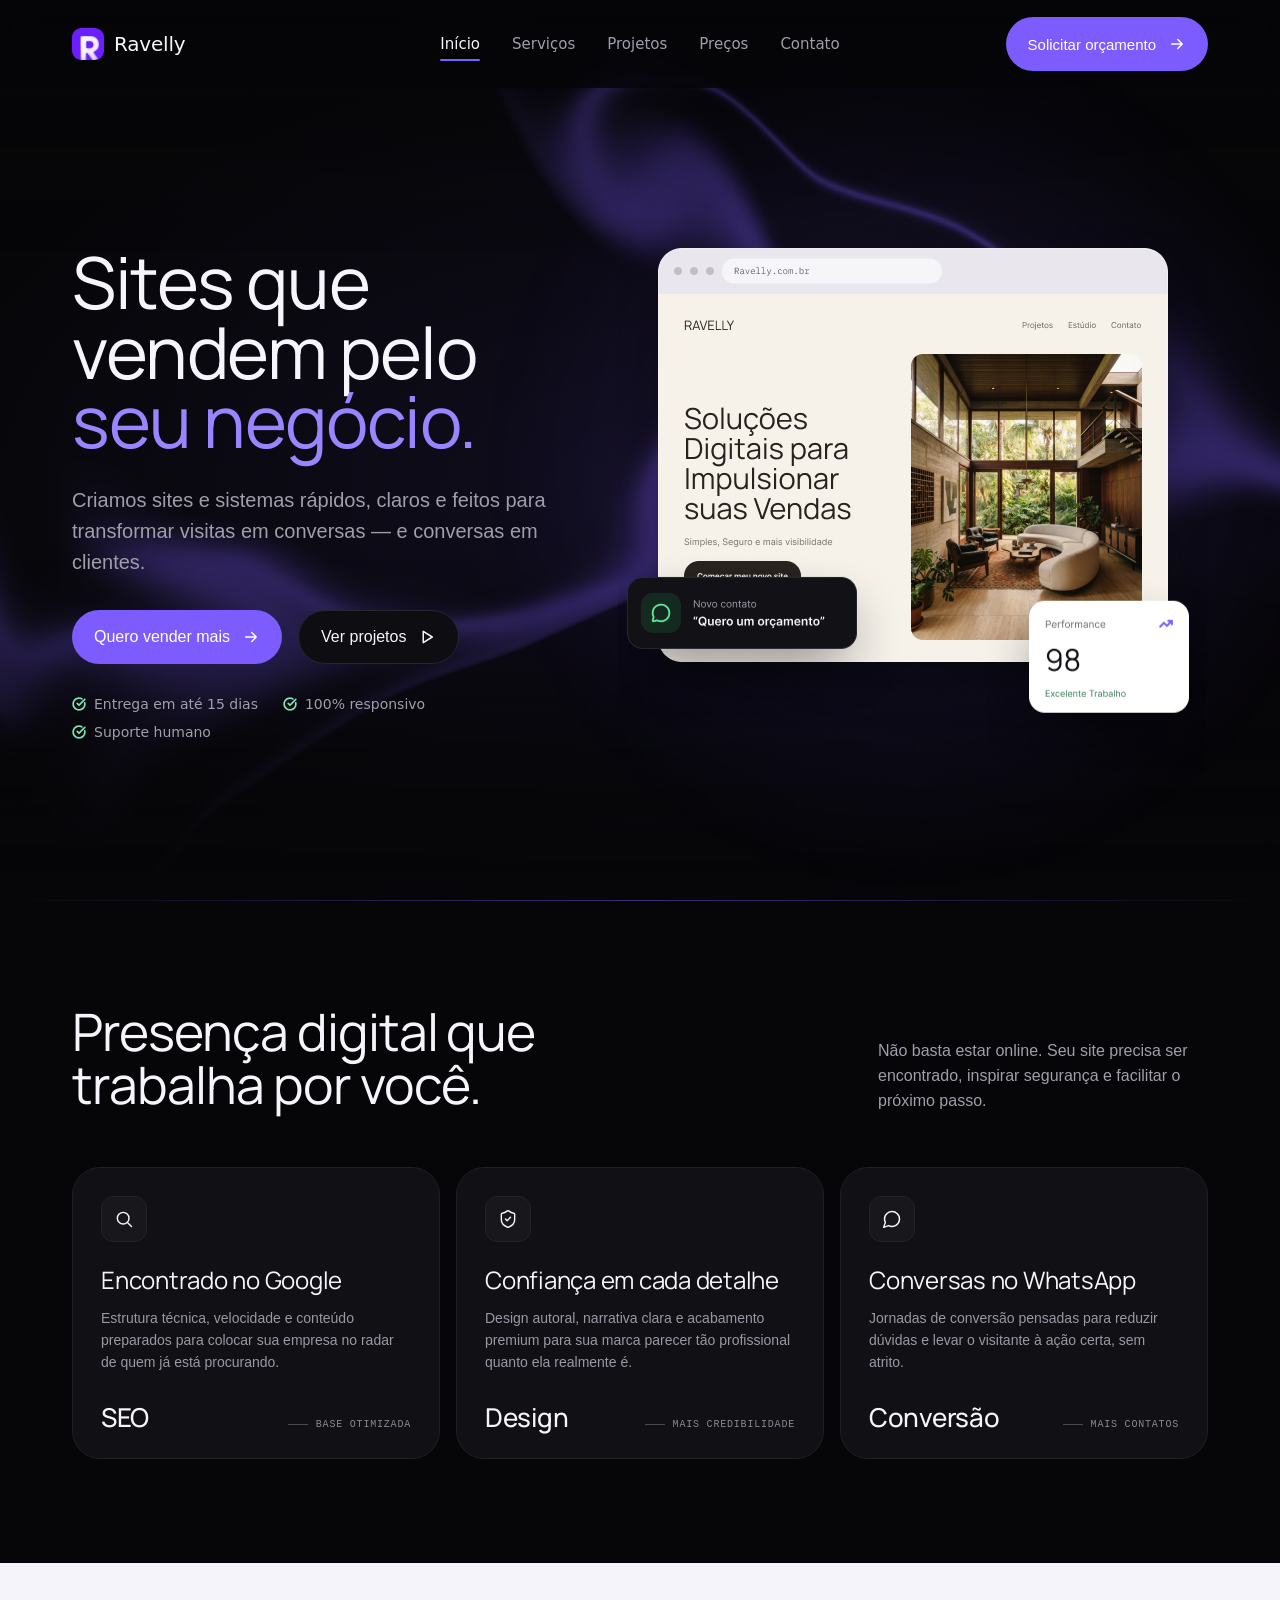
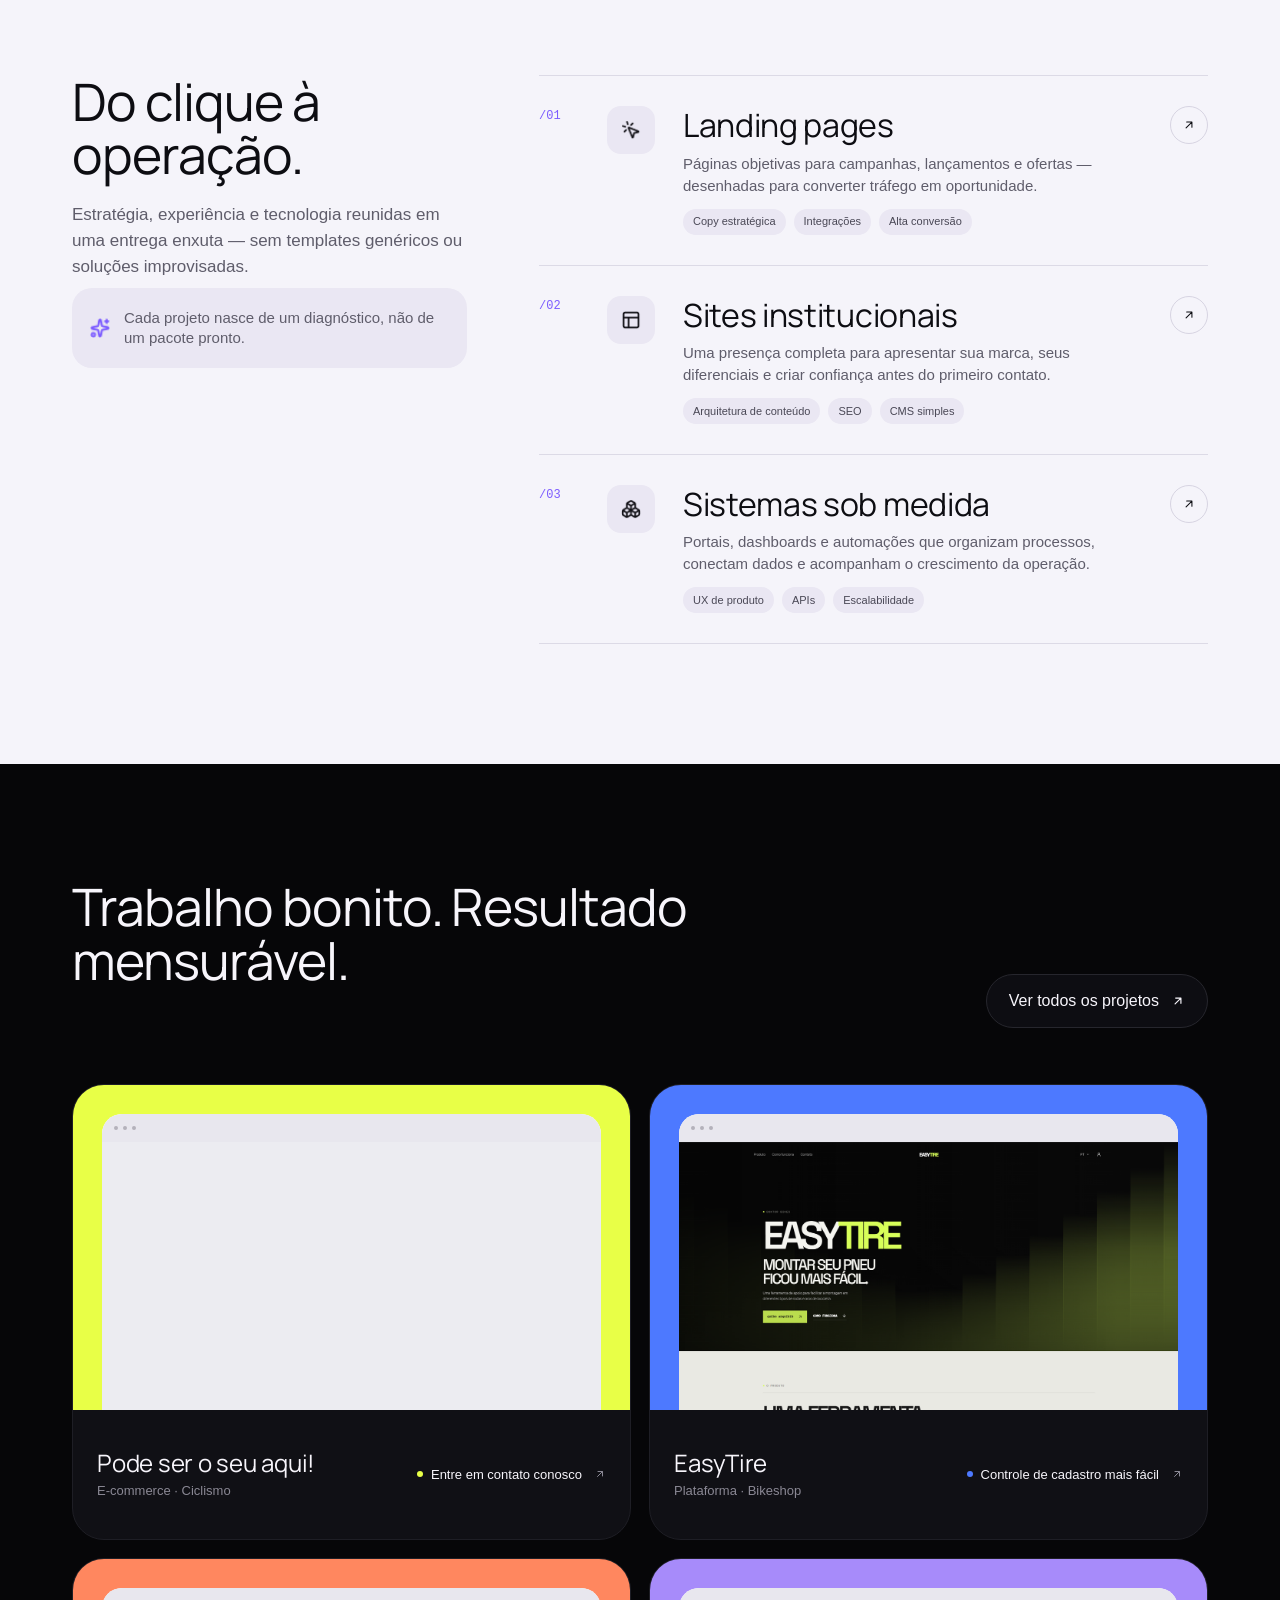
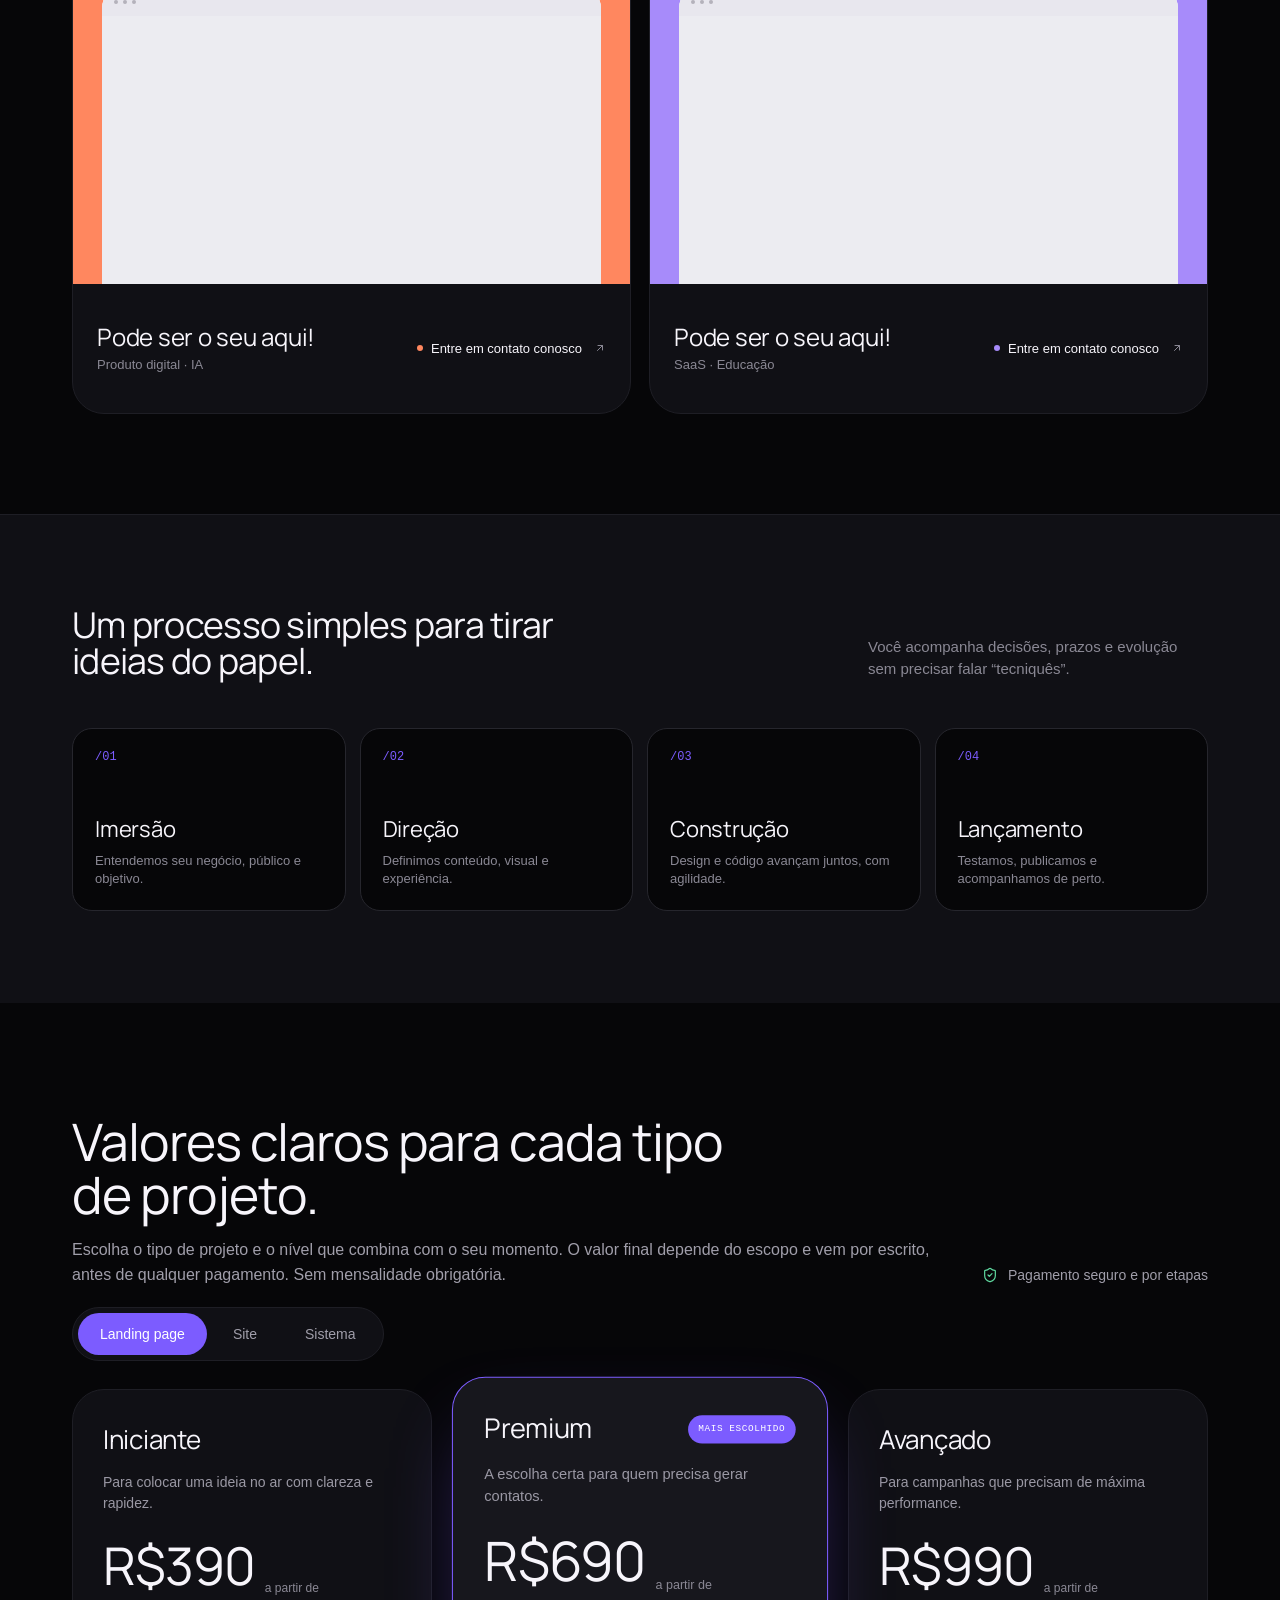
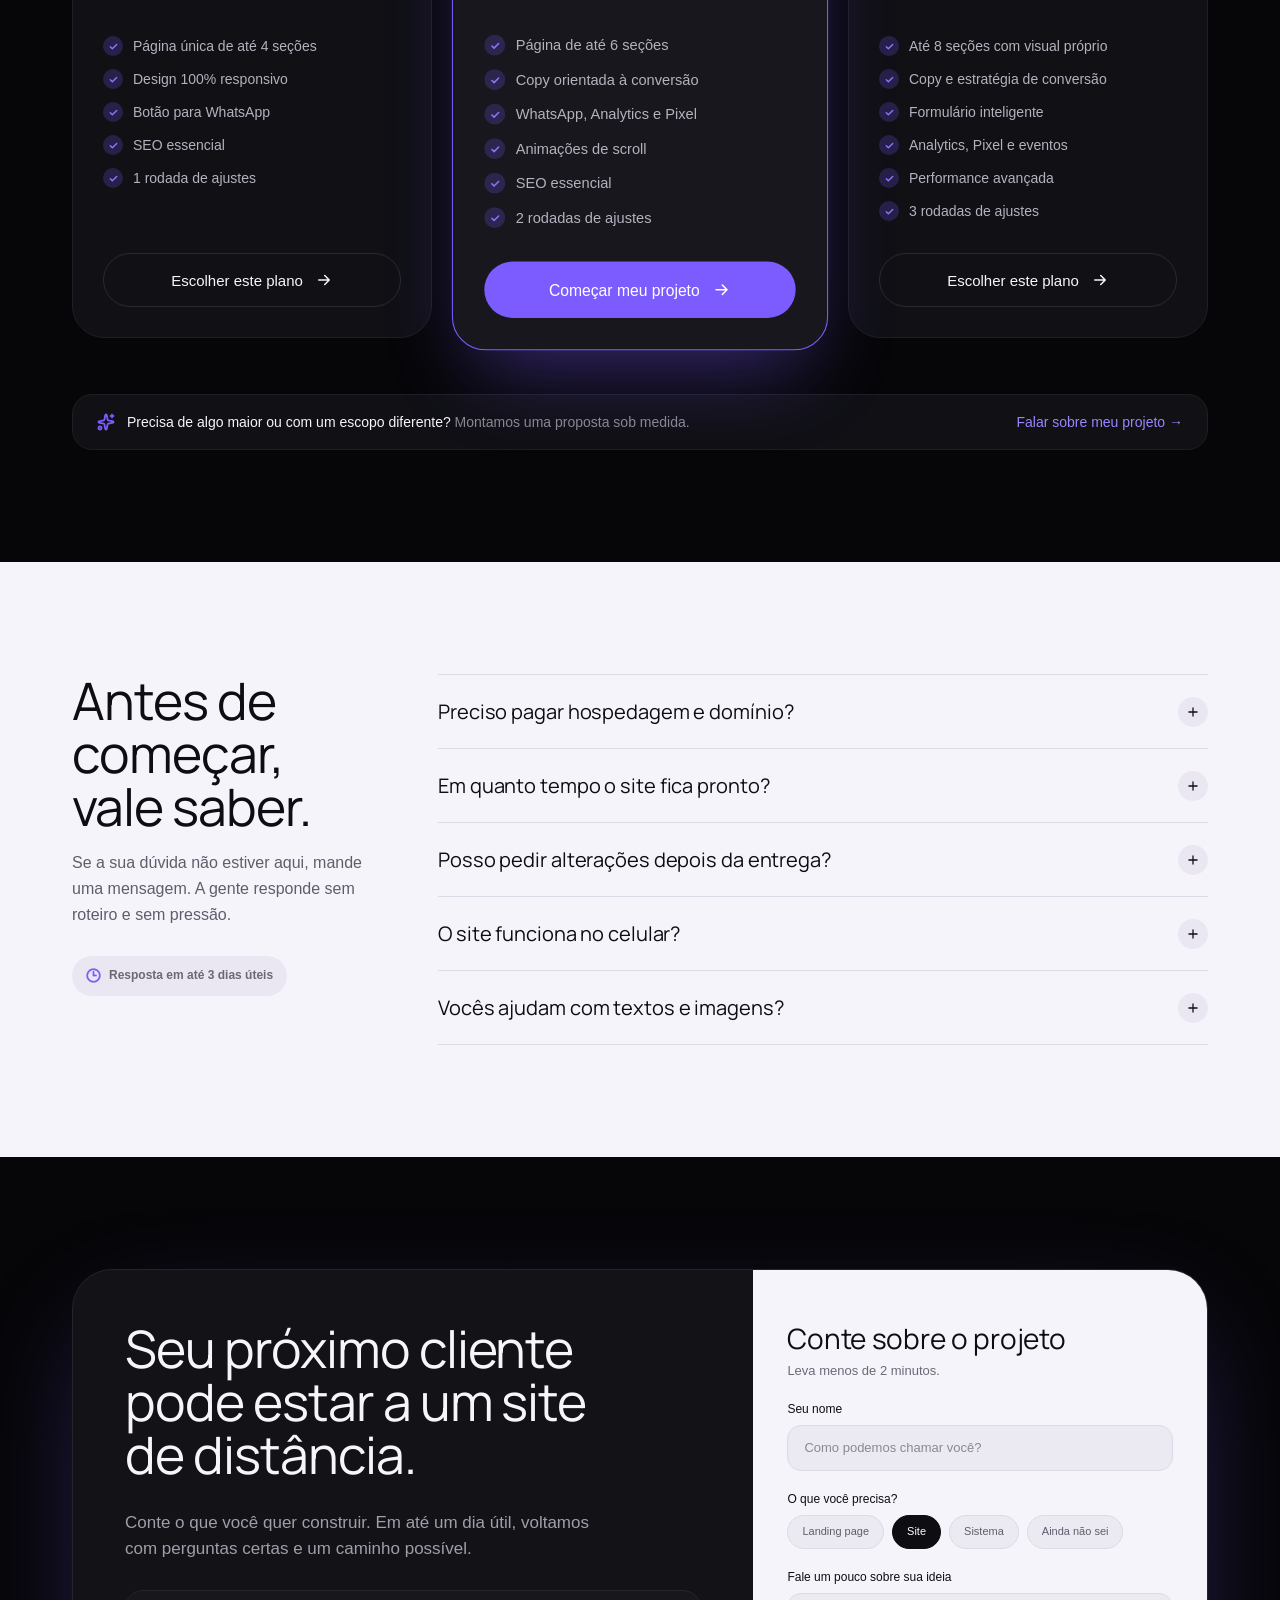
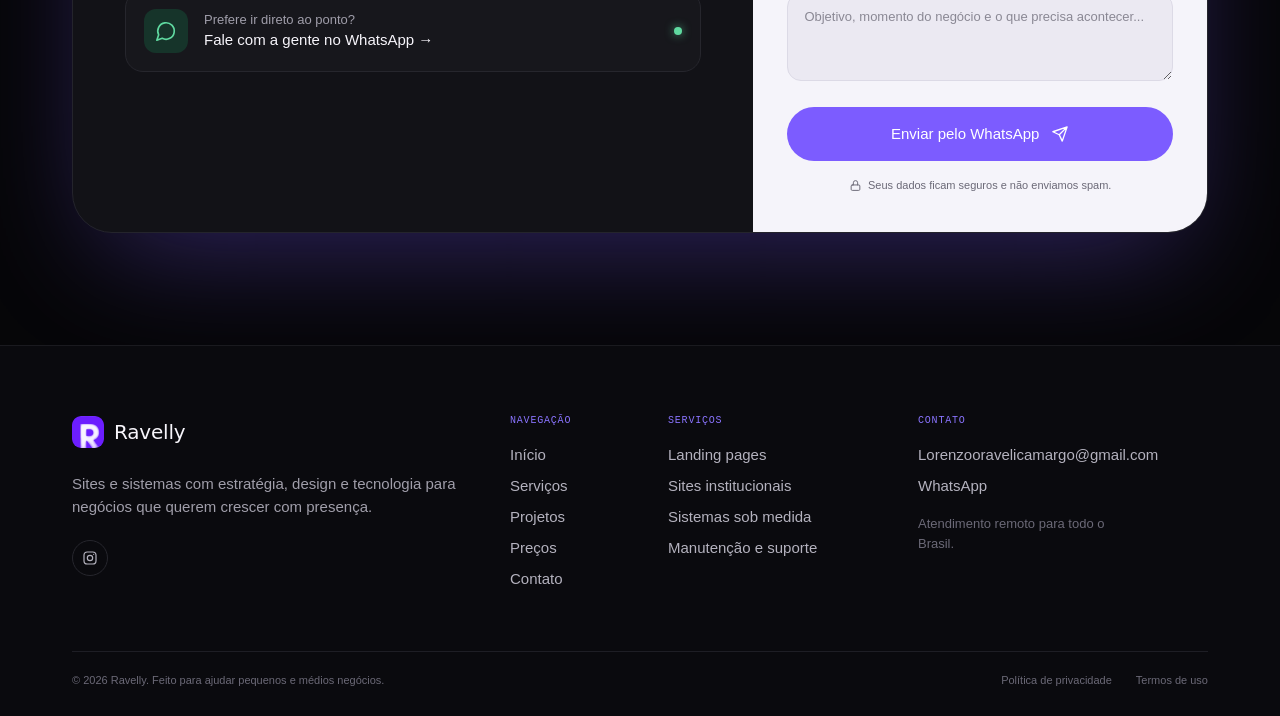
<file: index.html>
<!DOCTYPE html>
<html lang="pt-BR">
<head>
<meta charset="utf-8">
<meta name="viewport" content="width=device-width, initial-scale=1, viewport-fit=cover">
<title>Ravelly | Sites, landing pages e sistemas que vendem pelo seu negócio</title>
<meta name="description" content="Criamos landing pages, sites institucionais e sistemas sob medida: rápidos, claros e feitos para transformar visitas em conversas e clientes. Peça seu orçamento.">
<meta name="theme-color" content="#060608">
<link rel="canonical" href="https://ravelly.shop/">
<meta property="og:type" content="website">
<meta property="og:locale" content="pt_BR">
<meta property="og:site_name" content="Ravelly">
<meta property="og:title" content="Ravelly | Sites que vendem pelo seu negócio">
<meta property="og:description" content="Landing pages, sites e sistemas sob medida, com design, estratégia e tecnologia. Orçamento por escrito e pagamento por etapas.">
<meta property="og:url" content="https://ravelly.shop/">
<link rel="preconnect" href="https://fonts.googleapis.com">
<link rel="preconnect" href="https://fonts.gstatic.com" crossorigin>
<link href="https://fonts.googleapis.com/css2?family=Manrope&display=swap" rel="stylesheet">
<link rel="icon" type="image/png" href="assets/favicon.png">
<link rel="apple-touch-icon" href="assets/apple-touch-icon.png">
<link rel="stylesheet" href="css/style.css">
<script>if("IntersectionObserver" in window&&!matchMedia("(prefers-reduced-motion: reduce)").matches)document.documentElement.classList.add("js")</script>
<script defer src="https://cloud.umami.is/script.js" data-website-id="9c6637d5-c000-482a-b21c-6ca7d0e0e4f2"></script>
</head>
<body>
<header class="nav">
  <div class="nav__inner">
    <a class="logo" href="#" aria-label="Ravelly, página inicial"><img class="logo__mark" src="assets/logo-mark.png" alt="" width="32" height="32">Ravelly</a>
    <nav aria-label="Principal">
      <ul class="links">
        <li><a href="#" aria-current="page">Início</a></li>
        <li><a href="#servicos">Serviços</a></li>
        <li><a href="#projetos">Projetos</a></li>
        <li><a href="#precos">Preços</a></li>
        <li><a href="#contato">Contato</a></li>
      </ul>
    </nav>
    <a class="btn btn--primary" href="#contato">Solicitar orçamento
      <svg viewBox="0 0 24 24" fill="none" stroke="currentColor" stroke-width="2" stroke-linecap="round" stroke-linejoin="round" aria-hidden="true"><path d="M5 12h14M13 6l6 6-6 6"/></svg>
    </a>
    <button class="burger" id="burger" aria-expanded="false" aria-controls="menu" aria-label="Abrir menu">
      <svg viewBox="0 0 24 24" fill="none" stroke="currentColor" stroke-width="1.8" stroke-linecap="round" aria-hidden="true"><path d="M4 7h16M4 12h16M4 17h16"/></svg>
    </button>
  </div>
  <div class="menu" id="menu" data-open="false">
    <a href="#" aria-current="page">Início</a>
    <a href="#servicos">Serviços</a>
    <a href="#projetos">Projetos</a>
    <a href="#precos">Preços</a>
    <a href="#contato">Contato</a>
    <a class="btn btn--primary" href="#contato">Solicitar orçamento
      <svg viewBox="0 0 24 24" fill="none" stroke="currentColor" stroke-width="2" stroke-linecap="round" stroke-linejoin="round" aria-hidden="true"><path d="M5 12h14M13 6l6 6-6 6"/></svg>
    </a>
  </div>
</header>

<main>
  <div class="hero-wrap">
    <div class="gradient-bg" id="heroBg" aria-hidden="true"></div>
  <section class="hero" id="inicio">
    <div class="hero__text">
      <h1 data-reveal>Sites que vendem pelo <em>seu negócio.</em></h1>
      <p class="lead" data-reveal>Criamos sites e sistemas rápidos, claros e feitos para transformar visitas em conversas — e conversas em clientes.</p>
      <div class="actions" data-reveal>
        <a class="btn btn--primary" href="#contato">Quero vender mais
          <svg viewBox="0 0 24 24" fill="none" stroke="currentColor" stroke-width="2" stroke-linecap="round" stroke-linejoin="round" aria-hidden="true"><path d="M5 12h14M13 6l6 6-6 6"/></svg>
        </a>
        <a class="btn btn--ghost" href="#projetos">Ver projetos
          <svg viewBox="0 0 24 24" fill="none" stroke="currentColor" stroke-width="2" stroke-linecap="round" stroke-linejoin="round" aria-hidden="true"><path d="M7 4.5v15l12-7.5z"/></svg>
        </a>
      </div>
      <ul class="checks" data-reveal>
        <li><img src="assets/check-circle.png" alt="">Entrega em até 15 dias</li>
        <li><img src="assets/check-circle.png" alt="">100% responsivo</li>
        <li><img src="assets/check-circle.png" alt="">Suporte humano</li>
      </ul>
    </div>

    <div class="showcase" aria-hidden="true">
      <img class="glow" src="assets/ambient-glow.png" alt="">
      <img class="browser" src="assets/browser.png" alt="">
      <img class="wa" src="assets/whatsapp-card.png" alt="">
      <img class="perf" src="assets/performance-card.png" alt="">
    </div>
  </section>
  </div>

  <div class="divider" aria-hidden="true"></div>

  <section class="benefits" id="beneficios">
    <div class="benefits__head" data-reveal>
      <h2 data-reveal>Presença digital que trabalha por você.</h2>
      <p class="benefits__intro" data-reveal>Não basta estar online. Seu site precisa ser encontrado, inspirar segurança e facilitar o próximo passo.</p>
    </div>
    <div class="cards">
      <article class="card" data-reveal><span class="card__icon"><svg viewBox="0 0 24 24" fill="none" stroke="currentColor" stroke-width="1.7" stroke-linecap="round" stroke-linejoin="round" aria-hidden="true"><circle cx="11" cy="11" r="7"/><path d="m21 21-4.3-4.3"/></svg></span><h3>Encontrado no Google</h3><p>Estrutura técnica, velocidade e conteúdo preparados para colocar sua empresa no radar de quem já está procurando.</p><div class="card__foot"><strong class="card__metric">SEO</strong><span class="card__tag">Base otimizada</span></div></article>
      <article class="card" data-reveal><span class="card__icon"><svg viewBox="0 0 24 24" fill="none" stroke="currentColor" stroke-width="1.7" stroke-linecap="round" stroke-linejoin="round" aria-hidden="true"><path d="M20 13c0 5-3.5 7.5-7.66 8.95a1 1 0 0 1-.67-.01C7.5 20.5 4 18 4 13V6a1 1 0 0 1 1-1c2 0 4.5-1.2 6.24-2.72a1.17 1.17 0 0 1 1.52 0C14.51 3.81 17 5 19 5a1 1 0 0 1 1 1z"/><path d="m9 12 2 2 4-4"/></svg></span><h3>Confiança em cada detalhe</h3><p>Design autoral, narrativa clara e acabamento premium para sua marca parecer tão profissional quanto ela realmente é.</p><div class="card__foot"><strong class="card__metric">Design</strong><span class="card__tag">Mais credibilidade</span></div></article>
      <article class="card" data-reveal><span class="card__icon"><svg viewBox="0 0 24 24" fill="none" stroke="currentColor" stroke-width="1.7" stroke-linecap="round" stroke-linejoin="round" aria-hidden="true"><path d="M7.9 20A9 9 0 1 0 4 16.1L2 22Z"/></svg></span><h3>Conversas no WhatsApp</h3><p>Jornadas de conversão pensadas para reduzir dúvidas e levar o visitante à ação certa, sem atrito.</p><div class="card__foot"><strong class="card__metric">Conversão</strong><span class="card__tag">Mais contatos</span></div></article>
    </div>
  </section>

  <section class="services" id="servicos">
    <div class="services__inner">
      <div>
        <h2 data-reveal>Do clique à operação.</h2>
        <p class="services__lead" data-reveal>Estratégia, experiência e tecnologia reunidas em uma entrega enxuta — sem templates genéricos ou soluções improvisadas.</p>
        <div class="note" data-reveal><img src="assets/sparkles.png" alt=""><span>Cada projeto nasce de um diagnóstico, não de um pacote pronto.</span></div>
      </div>
      <ol class="svc">
        <li class="svc__row" data-reveal><span class="svc__num">/01</span><span class="svc__icon"><img src="assets/mouse-pointer-click.png" alt=""></span>
          <div class="svc__body"><h3>Landing pages</h3><p>Páginas objetivas para campanhas, lançamentos e ofertas — desenhadas para converter tráfego em oportunidade.</p><ul class="tags"><li>Copy estratégica</li><li>Integrações</li><li>Alta conversão</li></ul></div>
          <a class="svc__go" href="#contato" aria-label="Saiba mais: Landing pages"><svg viewBox="0 0 24 24" fill="none" stroke="currentColor" stroke-width="1.8" stroke-linecap="round" stroke-linejoin="round" aria-hidden="true"><path d="M7 17 17 7M8 7h9v9"/></svg></a></li>
        <li class="svc__row" data-reveal><span class="svc__num">/02</span><span class="svc__icon"><img src="assets/panels-top-left.png" alt=""></span>
          <div class="svc__body"><h3>Sites institucionais</h3><p>Uma presença completa para apresentar sua marca, seus diferenciais e criar confiança antes do primeiro contato.</p><ul class="tags"><li>Arquitetura de conteúdo</li><li>SEO</li><li>CMS simples</li></ul></div>
          <a class="svc__go" href="#contato" aria-label="Saiba mais: Sites institucionais"><svg viewBox="0 0 24 24" fill="none" stroke="currentColor" stroke-width="1.8" stroke-linecap="round" stroke-linejoin="round" aria-hidden="true"><path d="M7 17 17 7M8 7h9v9"/></svg></a></li>
        <li class="svc__row" data-reveal><span class="svc__num">/03</span><span class="svc__icon"><img src="assets/boxes.png" alt=""></span>
          <div class="svc__body"><h3>Sistemas sob medida</h3><p>Portais, dashboards e automações que organizam processos, conectam dados e acompanham o crescimento da operação.</p><ul class="tags"><li>UX de produto</li><li>APIs</li><li>Escalabilidade</li></ul></div>
          <a class="svc__go" href="#contato" aria-label="Saiba mais: Sistemas sob medida"><svg viewBox="0 0 24 24" fill="none" stroke="currentColor" stroke-width="1.8" stroke-linecap="round" stroke-linejoin="round" aria-hidden="true"><path d="M7 17 17 7M8 7h9v9"/></svg></a></li>
      </ol>
    </div>
  </section>

  <section class="projects" id="projetos">
    <div class="projects__head" data-reveal>
      <div>
        <h2 data-reveal>Trabalho bonito. Resultado mensurável.</h2>
        <p class="projects__lead" data-reveal>Cada projeto combina clareza de negócio com uma presença que as pessoas lembram.</p>
      </div>
      <a class="btn btn--ghost btn--ext" href="#projetos">Ver todos os projetos<svg viewBox="0 0 24 24" fill="none" stroke="currentColor" stroke-width="2" stroke-linecap="round" stroke-linejoin="round" aria-hidden="true"><path d="M7 17 17 7M8 7h9v9"/></svg></a>
    </div>
    <div class="proj-grid">
      <article class="proj proj--empty" data-reveal style="--c:#e8ff47">
        <div class="proj__shot"><div class="frame" aria-hidden="true"><div class="frame__bar"><i></i><i></i><i></i></div><div class="frame__body"></div></div></div>
        <div class="proj__info"><div><h3>Pode ser o seu aqui!</h3><p class="proj__meta">E-commerce · Ciclismo</p></div><a class="proj__link" href="#contato">Entre em contato conosco<svg viewBox="0 0 24 24" fill="none" stroke="currentColor" stroke-width="2" stroke-linecap="round" stroke-linejoin="round" aria-hidden="true"><path d="M7 17 17 7M8 7h9v9"/></svg></a></div>
      </article>
      <article class="proj" data-reveal style="--c:#4d79ff">
        <div class="proj__shot"><div class="frame" aria-hidden="true"><div class="frame__bar"><i></i><i></i><i></i></div><div class="frame__body"><img src="assets/easytire-preview.png" alt=""></div></div></div>
        <div class="proj__info"><div><h3>EasyTire</h3><p class="proj__meta">Plataforma · Bikeshop</p></div><a class="proj__link" href="#contato">Controle de cadastro mais fácil<svg viewBox="0 0 24 24" fill="none" stroke="currentColor" stroke-width="2" stroke-linecap="round" stroke-linejoin="round" aria-hidden="true"><path d="M7 17 17 7M8 7h9v9"/></svg></a></div>
      </article>
      <article class="proj proj--empty" data-reveal style="--c:#ff875f">
        <div class="proj__shot"><div class="frame" aria-hidden="true"><div class="frame__bar"><i></i><i></i><i></i></div><div class="frame__body"></div></div></div>
        <div class="proj__info"><div><h3>Pode ser o seu aqui!</h3><p class="proj__meta">Produto digital · IA</p></div><a class="proj__link" href="#contato">Entre em contato conosco<svg viewBox="0 0 24 24" fill="none" stroke="currentColor" stroke-width="2" stroke-linecap="round" stroke-linejoin="round" aria-hidden="true"><path d="M7 17 17 7M8 7h9v9"/></svg></a></div>
      </article>
      <article class="proj proj--empty" data-reveal style="--c:#a78bfa">
        <div class="proj__shot"><div class="frame" aria-hidden="true"><div class="frame__bar"><i></i><i></i><i></i></div><div class="frame__body"></div></div></div>
        <div class="proj__info"><div><h3>Pode ser o seu aqui!</h3><p class="proj__meta">SaaS · Educação</p></div><a class="proj__link" href="#contato">Entre em contato conosco<svg viewBox="0 0 24 24" fill="none" stroke="currentColor" stroke-width="2" stroke-linecap="round" stroke-linejoin="round" aria-hidden="true"><path d="M7 17 17 7M8 7h9v9"/></svg></a></div>
      </article>
    </div>
  </section>

  <section class="process" id="processo">
    <div class="process__inner">
      <div class="process__head" data-reveal>
        <h2 data-reveal>Um processo simples para tirar ideias do papel.</h2>
        <p class="process__lead" data-reveal>Você acompanha decisões, prazos e evolução sem precisar falar “tecniquês”.</p>
      </div>
      <ol class="steps">
        <li class="step" data-reveal><span class="step__num">/01</span><h3>Imersão</h3><p>Entendemos seu negócio, público e objetivo.</p></li>
        <li class="step" data-reveal><span class="step__num">/02</span><h3>Direção</h3><p>Definimos conteúdo, visual e experiência.</p></li>
        <li class="step" data-reveal><span class="step__num">/03</span><h3>Construção</h3><p>Design e código avançam juntos, com agilidade.</p></li>
        <li class="step" data-reveal><span class="step__num">/04</span><h3>Lançamento</h3><p>Testamos, publicamos e acompanhamos de perto.</p></li>
      </ol>
    </div>
  </section>

  <section class="pricing" id="precos">
    <div class="pricing__head" data-reveal>
      <div>
        <h2 data-reveal>Valores claros para cada tipo de projeto.</h2>
        <p class="pricing__lead" data-reveal>Escolha o tipo de projeto e o nível que combina com o seu momento. O valor final depende do escopo e vem por escrito, antes de qualquer pagamento. Sem mensalidade obrigatória.</p>
      </div>
      <span class="secure" data-reveal><svg viewBox="0 0 24 24" fill="none" stroke="currentColor" stroke-width="1.8" stroke-linecap="round" stroke-linejoin="round" aria-hidden="true"><path d="M20 13c0 5-3.5 7.5-7.66 8.95a1 1 0 0 1-.67-.01C7.5 20.5 4 18 4 13V6a1 1 0 0 1 1-1c2 0 4.5-1.2 6.24-2.72a1.17 1.17 0 0 1 1.52 0C14.51 3.81 17 5 19 5a1 1 0 0 1 1 1z"/><path d="m9 12 2 2 4-4"/></svg>Pagamento seguro e por etapas</span>
    </div>
        <div class="cupom-ok" id="cupomOk" role="status" hidden><svg viewBox="0 0 24 24" fill="none" stroke="currentColor" stroke-width="2.2" stroke-linecap="round" stroke-linejoin="round" aria-hidden="true"><path d="m5 12.5 4.5 4.5L19 7.5"/></svg><span>Cupom <strong id="cupomOkCodigo"></strong> aplicado: <span id="cupomOkPct"></span>% de desconto em todos os planos</span></div>
    <div class="ptabs" role="tablist" aria-label="Tipo de projeto" data-reveal>
      <button class="ptab" role="tab" id="tab-landing" aria-controls="painel-landing" aria-selected="true" tabindex="0" type="button">Landing page</button>
      <button class="ptab" role="tab" id="tab-site" aria-controls="painel-site" aria-selected="false" tabindex="-1" type="button">Site</button>
      <button class="ptab" role="tab" id="tab-sistema" aria-controls="painel-sistema" aria-selected="false" tabindex="-1" type="button">Sistema</button>
    </div>
    <div class="pwrap" data-reveal>
      <div class="plans" id="painel-landing" role="tabpanel" aria-labelledby="tab-landing" data-tipo="uma landing page">
        <article class="plan">
          <div class="plan__top"><h3>Iniciante</h3></div>
          <p class="plan__desc">Para colocar uma ideia no ar com clareza e rapidez.</p>
          <p class="price"><strong>R$390</strong><span>a partir de</span></p>
          <ul class="feats"><li>Página única de até 4 seções</li><li>Design 100% responsivo</li><li>Botão para WhatsApp</li><li>SEO essencial</li><li>1 rodada de ajustes</li></ul>
          <a class="btn btn--ghost" href="#contato" data-plano="uma Iniciante de landing page">Escolher este plano<svg viewBox="0 0 24 24" fill="none" stroke="currentColor" stroke-width="2" stroke-linecap="round" stroke-linejoin="round" aria-hidden="true"><path d="M5 12h14M13 6l6 6-6 6"/></svg></a>
        </article>
        <article class="plan plan--featured">
          <div class="plan__top"><h3>Premium</h3><span class="badge">Mais escolhido</span></div>
          <p class="plan__desc">A escolha certa para quem precisa gerar contatos.</p>
          <p class="price"><strong>R$690</strong><span>a partir de</span></p>
          <ul class="feats"><li>Página de até 6 seções</li><li>Copy orientada à conversão</li><li>WhatsApp, Analytics e Pixel</li><li>Animações de scroll</li><li>SEO essencial</li><li>2 rodadas de ajustes</li></ul>
          <a class="btn btn--primary" href="#contato" data-plano="uma Premium de landing page">Começar meu projeto<svg viewBox="0 0 24 24" fill="none" stroke="currentColor" stroke-width="2" stroke-linecap="round" stroke-linejoin="round" aria-hidden="true"><path d="M5 12h14M13 6l6 6-6 6"/></svg></a>
        </article>
        <article class="plan">
          <div class="plan__top"><h3>Avançado</h3></div>
          <p class="plan__desc">Para campanhas que precisam de máxima performance.</p>
          <p class="price"><strong>R$990</strong><span>a partir de</span></p>
          <ul class="feats"><li>Até 8 seções com visual próprio</li><li>Copy e estratégia de conversão</li><li>Formulário inteligente</li><li>Analytics, Pixel e eventos</li><li>Performance avançada</li><li>3 rodadas de ajustes</li></ul>
          <a class="btn btn--ghost" href="#contato" data-plano="uma Avançado de landing page">Escolher este plano<svg viewBox="0 0 24 24" fill="none" stroke="currentColor" stroke-width="2" stroke-linecap="round" stroke-linejoin="round" aria-hidden="true"><path d="M5 12h14M13 6l6 6-6 6"/></svg></a>
        </article>
      </div>
      <div class="plans" id="painel-site" role="tabpanel" aria-labelledby="tab-site" data-tipo="um site" hidden>
        <article class="plan">
          <div class="plan__top"><h3>Iniciante</h3></div>
          <p class="plan__desc">Presença online simples para apresentar o seu negócio.</p>
          <p class="price"><strong>R$690</strong><span>a partir de</span></p>
          <ul class="feats"><li>Até 3 páginas</li><li>Design 100% responsivo</li><li>Formulário e botão de WhatsApp</li><li>SEO essencial</li><li>1 rodada de ajustes</li></ul>
          <a class="btn btn--ghost" href="#contato" data-plano="um Iniciante de site institucional">Escolher este plano<svg viewBox="0 0 24 24" fill="none" stroke="currentColor" stroke-width="2" stroke-linecap="round" stroke-linejoin="round" aria-hidden="true"><path d="M5 12h14M13 6l6 6-6 6"/></svg></a>
        </article>
        <article class="plan plan--featured">
          <div class="plan__top"><h3>Premium</h3><span class="badge">Mais escolhido</span></div>
          <p class="plan__desc">Credibilidade e presença completa no Google.</p>
          <p class="price"><strong>R$990</strong><span>a partir de</span></p>
          <ul class="feats"><li>Até 5 páginas</li><li>Direção visual personalizada</li><li>Formulário e botão de WhatsApp</li><li>SEO técnico e performance</li><li>Animações de scroll</li><li>2 rodadas de ajustes</li></ul>
          <a class="btn btn--primary" href="#contato" data-plano="um Premium de site institucional">Começar meu projeto<svg viewBox="0 0 24 24" fill="none" stroke="currentColor" stroke-width="2" stroke-linecap="round" stroke-linejoin="round" aria-hidden="true"><path d="M5 12h14M13 6l6 6-6 6"/></svg></a>
        </article>
        <article class="plan">
          <div class="plan__top"><h3>Avançado</h3></div>
          <p class="plan__desc">Para marcas que querem uma presença única e escalável.</p>
          <p class="price"><strong>R$1.290</strong><span>a partir de</span></p>
          <ul class="feats"><li>Até 8 páginas</li><li>Identidade visual completa</li><li>CMS simples para editar conteúdo</li><li>Blog ou área de novidades</li><li>SEO técnico avançado</li><li>3 rodadas de ajustes</li></ul>
          <a class="btn btn--ghost" href="#contato" data-plano="um Avançado de site institucional">Escolher este plano<svg viewBox="0 0 24 24" fill="none" stroke="currentColor" stroke-width="2" stroke-linecap="round" stroke-linejoin="round" aria-hidden="true"><path d="M5 12h14M13 6l6 6-6 6"/></svg></a>
        </article>
      </div>
      <div class="plans" id="painel-sistema" role="tabpanel" aria-labelledby="tab-sistema" data-tipo="um sistema" hidden>
        <article class="plan">
          <div class="plan__top"><h3>Iniciante</h3></div>
          <p class="plan__desc">Para sair da planilha e organizar um processo.</p>
          <p class="price"><strong>R$990</strong><span>a partir de</span></p>
          <ul class="feats"><li>Diagnóstico do processo</li><li>1 módulo (ex.: cadastro e listagem)</li><li>Login simples</li><li>Design 100% responsivo</li><li>Entrega em etapas</li></ul>
          <a class="btn btn--ghost" href="#contato" data-plano="um Iniciante de sistema sob medida">Pedir proposta<svg viewBox="0 0 24 24" fill="none" stroke="currentColor" stroke-width="2" stroke-linecap="round" stroke-linejoin="round" aria-hidden="true"><path d="M5 12h14M13 6l6 6-6 6"/></svg></a>
        </article>
        <article class="plan plan--featured">
          <div class="plan__top"><h3>Premium</h3><span class="badge">Mais escolhido</span></div>
          <p class="plan__desc">Para organizar equipe, dados e rotina em um só lugar.</p>
          <p class="price"><strong>R$1.290</strong><span>a partir de</span></p>
          <ul class="feats"><li>Escopo detalhado</li><li>Até 3 módulos</li><li>Login e níveis de acesso</li><li>Painel com indicadores</li><li>Entrega em etapas</li><li>30 dias de suporte</li></ul>
          <a class="btn btn--primary" href="#contato" data-plano="um Premium de sistema sob medida">Começar meu projeto<svg viewBox="0 0 24 24" fill="none" stroke="currentColor" stroke-width="2" stroke-linecap="round" stroke-linejoin="round" aria-hidden="true"><path d="M5 12h14M13 6l6 6-6 6"/></svg></a>
        </article>
        <article class="plan">
          <div class="plan__top"><h3>Avançado</h3></div>
          <p class="plan__desc">Para operações que precisam de um sistema completo.</p>
          <p class="price"><strong>R$1.500</strong><span>a partir de</span></p>
          <ul class="feats"><li>Escopo completo e módulos sob medida</li><li>Login e permissões</li><li>Painel e relatórios</li><li>Integrações básicas</li><li>Entrega em etapas</li><li>Suporte prioritário</li></ul>
          <a class="btn btn--ghost" href="#contato" data-plano="um Avançado de sistema sob medida">Pedir proposta<svg viewBox="0 0 24 24" fill="none" stroke="currentColor" stroke-width="2" stroke-linecap="round" stroke-linejoin="round" aria-hidden="true"><path d="M5 12h14M13 6l6 6-6 6"/></svg></a>
        </article>
      </div>
    </div>
    <div class="callout" data-reveal><img src="assets/sparkles.png" alt=""><span><strong>Precisa de algo maior ou com um escopo diferente?</strong> Montamos uma proposta sob medida.</span><a href="#contato">Falar sobre meu projeto →</a></div>
  </section>

  <section class="faq" id="faq">
    <div class="faq__inner">
      <div>
        <h2 data-reveal>Antes de começar, vale saber.</h2>
        <p class="faq__lead" data-reveal>Se a sua dúvida não estiver aqui, mande uma mensagem. A gente responde sem roteiro e sem pressão.</p>
        <span class="faq__badge" data-reveal><img src="assets/clock-3.png" alt=""><span>Resposta em até 3 dias úteis</span></span>
      </div>
      <div class="faq__list">
        <div class="faq__item" data-reveal>
          <h3 style="margin:0"><button class="faq__q" id="faq-q0" aria-expanded="false" aria-controls="faq-a0"><span>Preciso pagar hospedagem e domínio?</span><span class="faq__tog"><svg viewBox="0 0 24 24" fill="none" stroke="currentColor" stroke-width="2.2" stroke-linecap="round" aria-hidden="true"><path d="M5 12h14"/><path class="v" d="M12 5v14"/></svg></span></button></h3>
          <div class="faq__panel" id="faq-a0" role="region" aria-labelledby="faq-q0"><div><p>Domínio e hospedagem são contratados à parte, mas indicamos as melhores opções e configuramos tudo para você.</p></div></div>
        </div>
        <div class="faq__item" data-reveal>
          <h3 style="margin:0"><button class="faq__q" id="faq-q1" aria-expanded="false" aria-controls="faq-a1"><span>Em quanto tempo o site fica pronto?</span><span class="faq__tog"><svg viewBox="0 0 24 24" fill="none" stroke="currentColor" stroke-width="2.2" stroke-linecap="round" aria-hidden="true"><path d="M5 12h14"/><path class="v" d="M12 5v14"/></svg></span></button></h3>
          <div class="faq__panel" id="faq-a1" role="region" aria-labelledby="faq-q1"><div><p>Landing pages ficam prontas em até 15 dias. Sites institucionais e sistemas têm o prazo definido na proposta, de acordo com o escopo.</p></div></div>
        </div>
        <div class="faq__item" data-reveal>
          <h3 style="margin:0"><button class="faq__q" id="faq-q2" aria-expanded="false" aria-controls="faq-a2"><span>Posso pedir alterações depois da entrega?</span><span class="faq__tog"><svg viewBox="0 0 24 24" fill="none" stroke="currentColor" stroke-width="2.2" stroke-linecap="round" aria-hidden="true"><path d="M5 12h14"/><path class="v" d="M12 5v14"/></svg></span></button></h3>
          <div class="faq__panel" id="faq-a2" role="region" aria-labelledby="faq-q2"><div><p>Sim. Cada projeto inclui rodadas de ajustes e, depois delas, você pode contratar novas melhorias sempre que quiser.</p></div></div>
        </div>
        <div class="faq__item" data-reveal>
          <h3 style="margin:0"><button class="faq__q" id="faq-q3" aria-expanded="false" aria-controls="faq-a3"><span>O site funciona no celular?</span><span class="faq__tog"><svg viewBox="0 0 24 24" fill="none" stroke="currentColor" stroke-width="2.2" stroke-linecap="round" aria-hidden="true"><path d="M5 12h14"/><path class="v" d="M12 5v14"/></svg></span></button></h3>
          <div class="faq__panel" id="faq-a3" role="region" aria-labelledby="faq-q3"><div><p>Sim. Todo projeto é 100% responsivo e testado em celulares, tablets e computadores.</p></div></div>
        </div>
        <div class="faq__item" data-reveal>
          <h3 style="margin:0"><button class="faq__q" id="faq-q4" aria-expanded="false" aria-controls="faq-a4"><span>Vocês ajudam com textos e imagens?</span><span class="faq__tog"><svg viewBox="0 0 24 24" fill="none" stroke="currentColor" stroke-width="2.2" stroke-linecap="round" aria-hidden="true"><path d="M5 12h14"/><path class="v" d="M12 5v14"/></svg></span></button></h3>
          <div class="faq__panel" id="faq-a4" role="region" aria-labelledby="faq-q4"><div><p>Ajudamos. As landing pages já incluem copy orientada à conversão e podemos orientar a escolha das imagens em qualquer projeto.</p></div></div>
        </div>
      </div>
    </div>
  </section>
  <section class="contact" id="contato">
    <div class="contact__box" data-reveal>
      <div class="contact__info">
        <h2 data-reveal>Seu próximo cliente pode estar a um site de distância.</h2>
        <p class="contact__lead" data-reveal>Conte o que você quer construir. Em até um dia útil, voltamos com perguntas certas e um caminho possível.</p>
        <a class="wpp" data-reveal id="wppLink" href="#contato" target="_blank" rel="noopener">
          <span class="wpp__icon"><svg viewBox="0 0 24 24" fill="none" stroke="currentColor" stroke-width="1.8" stroke-linecap="round" stroke-linejoin="round" aria-hidden="true"><path d="M7.9 20A9 9 0 1 0 4 16.1L2 22Z"/></svg></span>
          <span class="wpp__text"><small>Prefere ir direto ao ponto?</small>Fale com a gente no WhatsApp →</span>
          <span class="wpp__dot" aria-hidden="true"></span>
        </a>
      </div>

      <form class="form" id="formContato" novalidate>
        <h3>Conte sobre o projeto</h3>
        <p class="form__sub">Leva menos de 2 minutos.</p>

        <label class="form__label" for="nome">Seu nome</label>
        <input class="form__field" id="nome" name="nome" type="text" placeholder="Como podemos chamar você?" autocomplete="given-name" required>

        <fieldset class="chips">
          <legend class="form__label">O que você precisa?</legend>
          <label class="chip"><input type="radio" name="tipo" value="uma landing page"><span>Landing page</span></label>
          <label class="chip"><input type="radio" name="tipo" value="um site" checked><span>Site</span></label>
          <label class="chip"><input type="radio" name="tipo" value="um sistema"><span>Sistema</span></label>
          <label class="chip"><input type="radio" name="tipo" value=""><span>Ainda não sei</span></label>
        </fieldset>
        <div class="plano-sel" id="planoSel" hidden>
          <span class="plano-sel__icon" aria-hidden="true"><svg viewBox="0 0 24 24" fill="none" stroke="currentColor" stroke-width="2.4" stroke-linecap="round" stroke-linejoin="round"><path d="m5 12.5 4.5 4.5L19 7.5"/></svg></span>
          <span class="plano-sel__body"><small>Plano escolhido</small><span class="plano-sel__name"><strong id="planoSelTipo"></strong><em id="planoSelNivel"></em></span></span>
          <button type="button" id="planoSelX" aria-label="Remover plano escolhido"><svg viewBox="0 0 24 24" fill="none" stroke="currentColor" stroke-width="2.2" stroke-linecap="round" aria-hidden="true"><path d="M6 6l12 12M18 6 6 18"/></svg></button>
        </div>

        <label class="form__label" for="ideia">Fale um pouco sobre sua ideia</label>
        <textarea class="form__field" id="ideia" name="ideia" rows="3" placeholder="Objetivo, momento do negócio e o que precisa acontecer..."></textarea>

        <button class="btn btn--primary form__send" type="submit">Enviar pelo WhatsApp
          <svg viewBox="0 0 24 24" fill="none" stroke="currentColor" stroke-width="1.8" stroke-linecap="round" stroke-linejoin="round" aria-hidden="true"><path d="M21.5 2.5 11 13M21.5 2.5 15 21.5l-4-8.5-8.5-4z"/></svg>
        </button>
        <p class="form__note"><svg viewBox="0 0 24 24" fill="none" stroke="currentColor" stroke-width="1.8" stroke-linecap="round" stroke-linejoin="round" aria-hidden="true"><rect x="4" y="11" width="16" height="10" rx="2"/><path d="M8 11V7a4 4 0 0 1 8 0v4"/></svg>Seus dados ficam seguros e não enviamos spam.</p>
      </form>
    </div>
  </section>
</main>

<footer class="footer">
  <div class="footer__inner">
    <div class="footer__top" data-reveal>
      <div class="footer__brand">
        <a class="logo" href="#" aria-label="Ravelly, topo da página"><img class="logo__mark" src="assets/logo-mark.png" alt="" width="32" height="32">Ravelly</a>
        <p>Sites e sistemas com estratégia, design e tecnologia para negócios que querem crescer com presença.</p>
        <ul class="social">
          <li><a href="https://www.instagram.com/lorenzoravely/" aria-label="Instagram" target="_blank" rel="noopener"><svg viewBox="0 0 24 24" fill="none" stroke="currentColor" stroke-width="1.8" stroke-linecap="round" stroke-linejoin="round" aria-hidden="true"><rect x="3" y="3" width="18" height="18" rx="5"/><circle cx="12" cy="12" r="4"/><path d="M17.5 6.5h.01"/></svg></a></li>
        </ul>
      </div>
      <nav class="footer__col" aria-label="Rodapé: navegação">
        <h4>Navegação</h4>
        <ul>
          <li><a href="#">Início</a></li>
          <li><a href="#servicos">Serviços</a></li>
          <li><a href="#projetos">Projetos</a></li>
          <li><a href="#precos">Preços</a></li>
          <li><a href="#contato">Contato</a></li>
        </ul>
      </nav>
      <div class="footer__col">
        <h4>Serviços</h4>
        <ul>
          <li><a href="#servicos">Landing pages</a></li>
          <li><a href="#servicos">Sites institucionais</a></li>
          <li><a href="#servicos">Sistemas sob medida</a></li>
          <li><a href="#contato">Manutenção e suporte</a></li>
        </ul>
      </div>
      <div class="footer__col">
        <h4>Contato</h4>
        <ul>
          <li><a href="mailto:Lorenzooravelicamargo@gmail.com">Lorenzooravelicamargo@gmail.com</a></li>
          <li><a id="wppRodape" href="#contato" target="_blank" rel="noopener">WhatsApp</a></li>
        </ul>
        <p class="footer__note">Atendimento remoto para todo o Brasil.</p>
      </div>
    </div>
    <div class="footer__bottom">
      <p>© 2026 Ravelly. Feito para ajudar pequenos e médios negócios.</p>
      <ul>
        <li><a href="privacidade.html">Política de privacidade</a></li>
        <li><a href="termos.html">Termos de uso</a></li>
      </ul>
    </div>
  </div>
</footer>

<script src="js/main.js"></script>
<script src="js/gradient.js"></script>
</body>
</html>
</file>
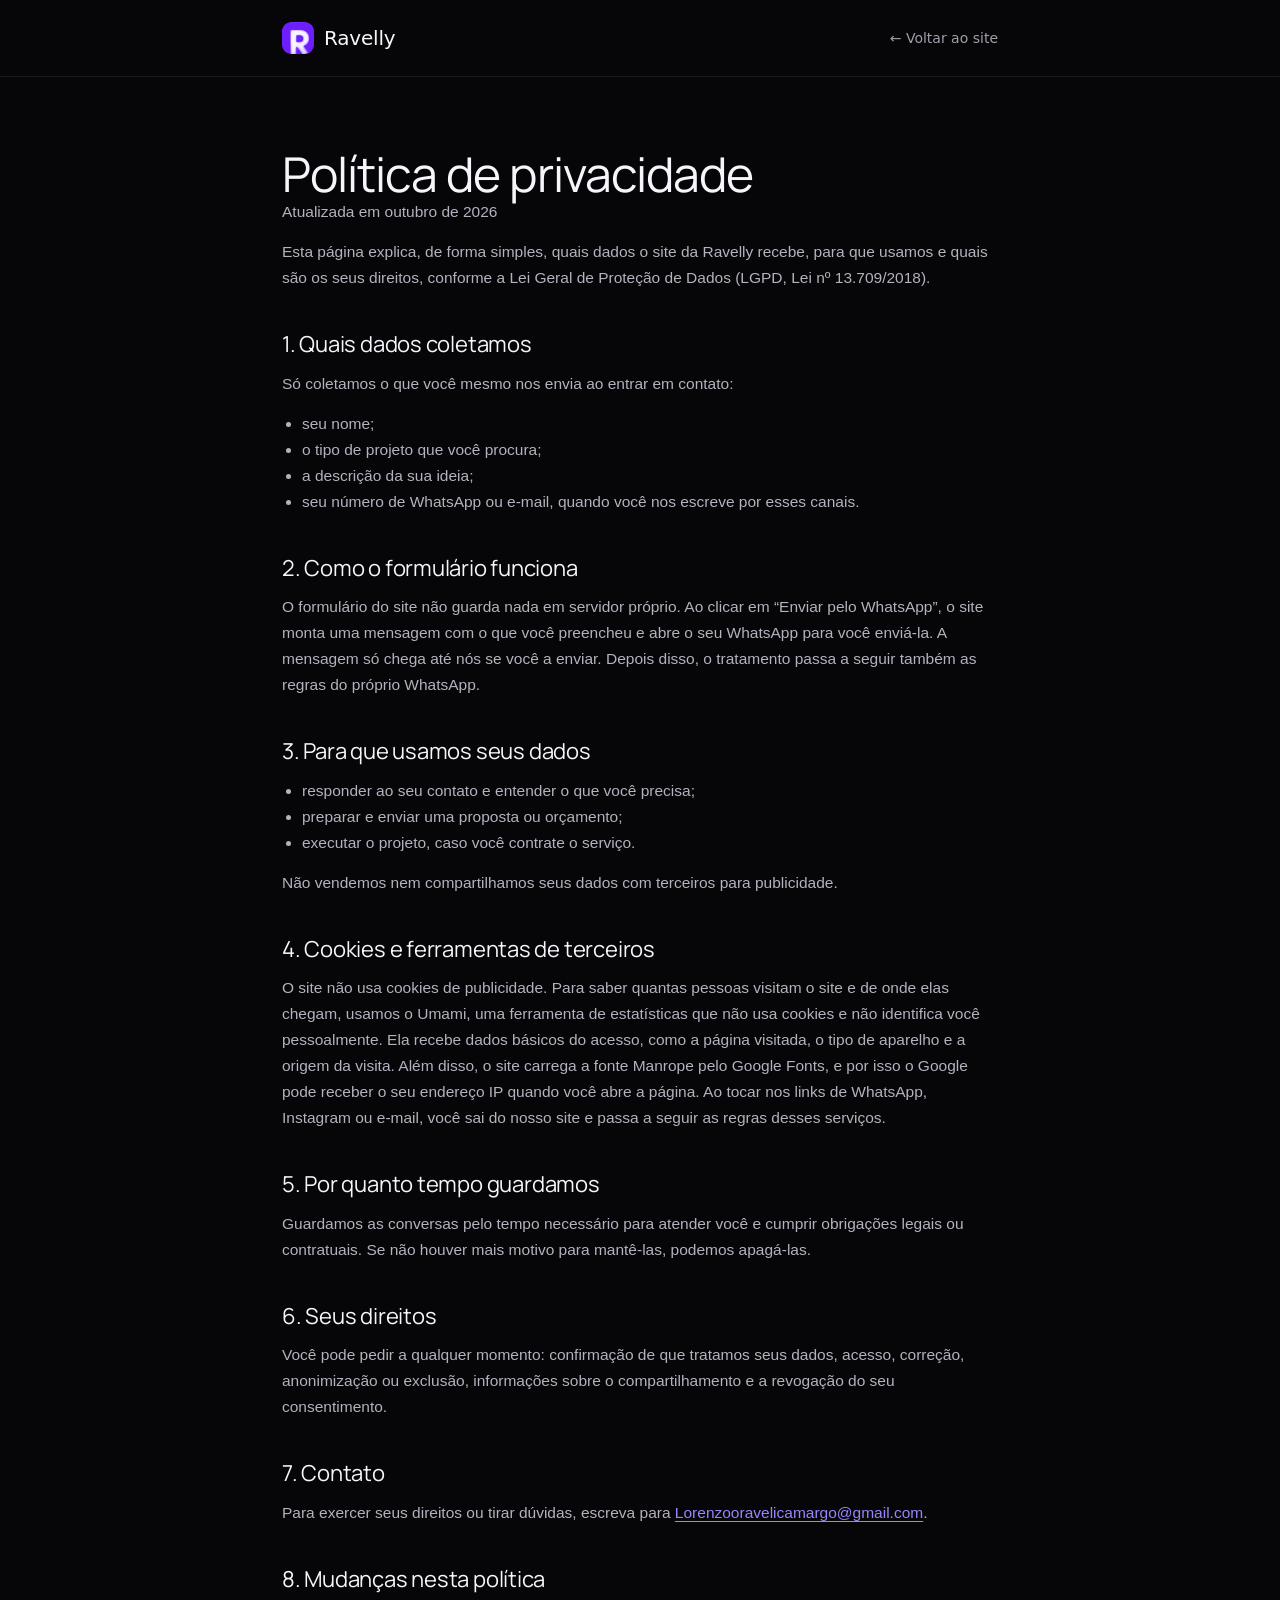
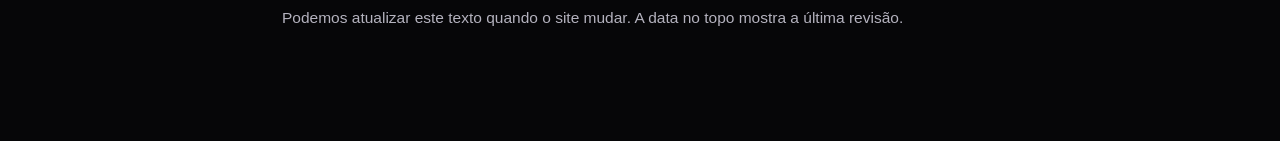
<file: privacidade.html>
<!DOCTYPE html>
<html lang="pt-BR">
<head>
<meta charset="utf-8">
<meta name="viewport" content="width=device-width, initial-scale=1, viewport-fit=cover">
<title>Política de privacidade · Ravelly</title>
<meta name="robots" content="index,follow">
<link rel="preconnect" href="https://fonts.googleapis.com">
<link rel="preconnect" href="https://fonts.gstatic.com" crossorigin>
<link href="https://fonts.googleapis.com/css2?family=Manrope&display=swap" rel="stylesheet">
<link rel="icon" type="image/png" href="assets/favicon.png">
<link rel="apple-touch-icon" href="assets/apple-touch-icon.png">
<link rel="stylesheet" href="css/style.css">
<script defer src="https://cloud.umami.is/script.js" data-website-id="9c6637d5-c000-482a-b21c-6ca7d0e0e4f2"></script>
</head>
<body class="legal">
<header class="legal__head">
  <div>
    <a class="logo" href="index.html" aria-label="Ravelly, página inicial"><img class="logo__mark" src="assets/logo-mark.png" alt="" width="32" height="32">Ravelly</a>
    <a class="legal__back" href="index.html">← Voltar ao site</a>
  </div>
</header>
<main class="legal__main">
<h1>Política de privacidade</h1>
<p class="legal__date">Atualizada em outubro de 2026</p>

<p>Esta página explica, de forma simples, quais dados o site da Ravelly recebe, para que usamos e quais são os seus direitos, conforme a Lei Geral de Proteção de Dados (LGPD, Lei nº 13.709/2018).</p>

<h2>1. Quais dados coletamos</h2>
<p>Só coletamos o que você mesmo nos envia ao entrar em contato:</p>
<ul>
  <li>seu nome;</li>
  <li>o tipo de projeto que você procura;</li>
  <li>a descrição da sua ideia;</li>
  <li>seu número de WhatsApp ou e-mail, quando você nos escreve por esses canais.</li>
</ul>

<h2>2. Como o formulário funciona</h2>
<p>O formulário do site não guarda nada em servidor próprio. Ao clicar em “Enviar pelo WhatsApp”, o site monta uma mensagem com o que você preencheu e abre o seu WhatsApp para você enviá-la. A mensagem só chega até nós se você a enviar. Depois disso, o tratamento passa a seguir também as regras do próprio WhatsApp.</p>

<h2>3. Para que usamos seus dados</h2>
<ul>
  <li>responder ao seu contato e entender o que você precisa;</li>
  <li>preparar e enviar uma proposta ou orçamento;</li>
  <li>executar o projeto, caso você contrate o serviço.</li>
</ul>
<p>Não vendemos nem compartilhamos seus dados com terceiros para publicidade.</p>

<h2>4. Cookies e ferramentas de terceiros</h2>
<p>O site não usa cookies de publicidade. Para saber quantas pessoas visitam o site e de onde elas chegam, usamos o Umami, uma ferramenta de estatísticas que não usa cookies e não identifica você pessoalmente. Ela recebe dados básicos do acesso, como a página visitada, o tipo de aparelho e a origem da visita. Além disso, o site carrega a fonte Manrope pelo Google Fonts, e por isso o Google pode receber o seu endereço IP quando você abre a página. Ao tocar nos links de WhatsApp, Instagram ou e-mail, você sai do nosso site e passa a seguir as regras desses serviços.</p>

<h2>5. Por quanto tempo guardamos</h2>
<p>Guardamos as conversas pelo tempo necessário para atender você e cumprir obrigações legais ou contratuais. Se não houver mais motivo para mantê-las, podemos apagá-las.</p>

<h2>6. Seus direitos</h2>
<p>Você pode pedir a qualquer momento: confirmação de que tratamos seus dados, acesso, correção, anonimização ou exclusão, informações sobre o compartilhamento e a revogação do seu consentimento.</p>

<h2>7. Contato</h2>
<p>Para exercer seus direitos ou tirar dúvidas, escreva para <a href="mailto:Lorenzooravelicamargo@gmail.com">Lorenzooravelicamargo@gmail.com</a>.</p>

<h2>8. Mudanças nesta política</h2>
<p>Podemos atualizar este texto quando o site mudar. A data no topo mostra a última revisão.</p>
</main>
</body>
</html>
</file>
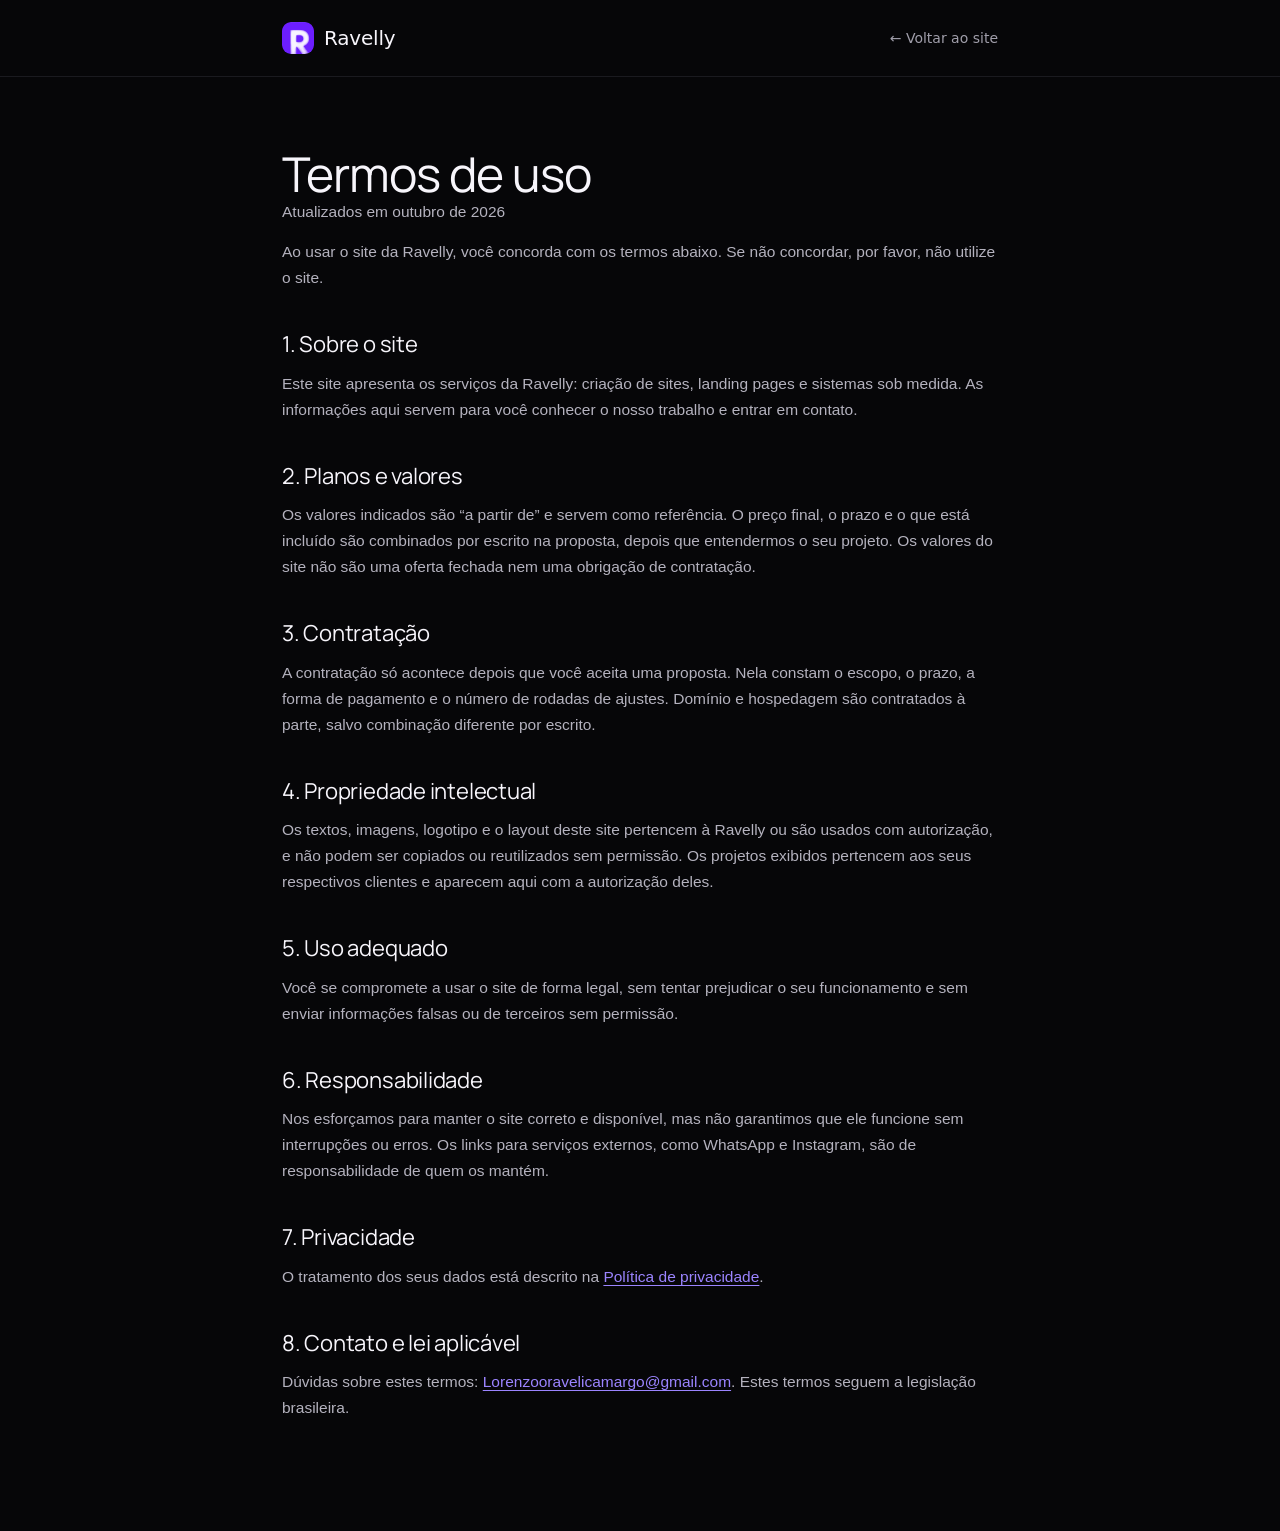
<file: termos.html>
<!DOCTYPE html>
<html lang="pt-BR">
<head>
<meta charset="utf-8">
<meta name="viewport" content="width=device-width, initial-scale=1, viewport-fit=cover">
<title>Termos de uso · Ravelly</title>
<meta name="robots" content="index,follow">
<link rel="preconnect" href="https://fonts.googleapis.com">
<link rel="preconnect" href="https://fonts.gstatic.com" crossorigin>
<link href="https://fonts.googleapis.com/css2?family=Manrope&display=swap" rel="stylesheet">
<link rel="icon" type="image/png" href="assets/favicon.png">
<link rel="apple-touch-icon" href="assets/apple-touch-icon.png">
<link rel="stylesheet" href="css/style.css">
<script defer src="https://cloud.umami.is/script.js" data-website-id="9c6637d5-c000-482a-b21c-6ca7d0e0e4f2"></script>
</head>
<body class="legal">
<header class="legal__head">
  <div>
    <a class="logo" href="index.html" aria-label="Ravelly, página inicial"><img class="logo__mark" src="assets/logo-mark.png" alt="" width="32" height="32">Ravelly</a>
    <a class="legal__back" href="index.html">← Voltar ao site</a>
  </div>
</header>
<main class="legal__main">
<h1>Termos de uso</h1>
<p class="legal__date">Atualizados em outubro de 2026</p>

<p>Ao usar o site da Ravelly, você concorda com os termos abaixo. Se não concordar, por favor, não utilize o site.</p>

<h2>1. Sobre o site</h2>
<p>Este site apresenta os serviços da Ravelly: criação de sites, landing pages e sistemas sob medida. As informações aqui servem para você conhecer o nosso trabalho e entrar em contato.</p>

<h2>2. Planos e valores</h2>
<p>Os valores indicados são “a partir de” e servem como referência. O preço final, o prazo e o que está incluído são combinados por escrito na proposta, depois que entendermos o seu projeto. Os valores do site não são uma oferta fechada nem uma obrigação de contratação.</p>

<h2>3. Contratação</h2>
<p>A contratação só acontece depois que você aceita uma proposta. Nela constam o escopo, o prazo, a forma de pagamento e o número de rodadas de ajustes. Domínio e hospedagem são contratados à parte, salvo combinação diferente por escrito.</p>

<h2>4. Propriedade intelectual</h2>
<p>Os textos, imagens, logotipo e o layout deste site pertencem à Ravelly ou são usados com autorização, e não podem ser copiados ou reutilizados sem permissão. Os projetos exibidos pertencem aos seus respectivos clientes e aparecem aqui com a autorização deles.</p>

<h2>5. Uso adequado</h2>
<p>Você se compromete a usar o site de forma legal, sem tentar prejudicar o seu funcionamento e sem enviar informações falsas ou de terceiros sem permissão.</p>

<h2>6. Responsabilidade</h2>
<p>Nos esforçamos para manter o site correto e disponível, mas não garantimos que ele funcione sem interrupções ou erros. Os links para serviços externos, como WhatsApp e Instagram, são de responsabilidade de quem os mantém.</p>

<h2>7. Privacidade</h2>
<p>O tratamento dos seus dados está descrito na <a href="privacidade.html">Política de privacidade</a>.</p>

<h2>8. Contato e lei aplicável</h2>
<p>Dúvidas sobre estes termos: <a href="mailto:Lorenzooravelicamargo@gmail.com">Lorenzooravelicamargo@gmail.com</a>. Estes termos seguem a legislação brasileira.</p>
</main>
</body>
</html>
</file>
<file: css/style.css>
:root{
  color-scheme:dark;
  --bg:#060608;
  --line:#1a1a1f;
  --text:#f7f5fb;
  --accent:#9b84ff;
  --muted:#a09eaa;
  --brand:#7c5cff;
  --brand-hover:#8f73ff;
  --pad:72px;
  box-sizing:border-box;
  padding-top:env(safe-area-inset-top,0px);
  padding-bottom:env(safe-area-inset-bottom,0px);
}
html{scroll-padding-top:env(safe-area-inset-top,0px)}
*,*::before,*::after{box-sizing:border-box}
body{margin:0;background:var(--bg);color:var(--text);font-family:Inter,system-ui,-apple-system,"Segoe UI",sans-serif;overflow-x:hidden}
a{color:inherit;text-decoration:none}
:focus-visible{outline:2px solid var(--brand-hover);outline-offset:3px;border-radius:8px}

body{padding-top:88px}
/* NAV */
.nav{position:absolute;top:0;left:0;right:0;z-index:50;background:rgba(6,6,8,.78);-webkit-backdrop-filter:blur(20px) saturate(160%);backdrop-filter:blur(20px) saturate(160%)}
.nav__inner{max-width:1440px;margin:0 auto;padding:0 var(--pad);height:88px;display:grid;grid-template-columns:1fr auto 1fr;align-items:center}
.logo{display:inline-flex;align-items:center;gap:10px;font-size:20px;font-weight:300;letter-spacing:-.01em;justify-self:start}
.logo__mark{width:32px;height:32px;border-radius:9px;display:block;flex:none;object-fit:contain}
.links{display:flex;gap:32px;list-style:none;margin:0;padding:0}
.links a{font-size:15px;color:var(--muted);padding:8px 0;transition:color .2s}
.links a:hover,.links a[aria-current="page"]{color:var(--text)}
.links a[aria-current="page"]{font-weight:500}
.links a{position:relative;display:inline-block}
.links a::after{content:"";position:absolute;left:0;right:0;bottom:0;height:2px;border-radius:2px;background:#7C5CFF;transform:scaleX(0);transform-origin:left center;transition:transform .4s cubic-bezier(.22,1,.36,1)}
.links a[aria-current="page"]::after{transform:scaleX(1)}
html{scroll-behavior:smooth}
@media (prefers-reduced-motion:reduce){html{scroll-behavior:auto}.links a::after{transition:none}}

.btn{display:inline-flex;align-items:center;gap:12px;height:54px;padding:0 22px;border-radius:999px;font:400 16px/1 Inter,sans-serif;transition:background .2s,border-color .2s,transform .2s}
.btn svg{width:18px;height:18px;flex:none;transition:transform .2s}
.btn:active{transform:scale(.98)}
.btn--primary{background:var(--brand);color:#fff}
.btn--primary:hover{background:var(--brand-hover)}
.btn--primary:hover svg{transform:translateX(3px)}
.btn--ghost{background:#0d0d12;border:1px solid #26262d;color:var(--text)}
.btn--ghost:hover{border-color:#3a3a45;background:#12121a}
.nav .btn{justify-self:end;font-size:15px;padding:0 22px}

.burger{display:none;justify-self:end;width:44px;height:44px;border:1px solid var(--line);border-radius:12px;background:transparent;color:var(--text);cursor:pointer;align-items:center;justify-content:center}
.burger svg{width:20px;height:20px}
.menu{display:none}

/* HERO */
.hero-wrap{position:relative;isolation:isolate;overflow:hidden;margin-top:-88px;padding-top:88px}
.gradient-bg{position:absolute;inset:0;z-index:-1;pointer-events:none;background:radial-gradient(60% 50% at 50% 55%,rgba(124,92,255,.18),transparent)}
.gradient-bg canvas{display:block;width:100%;height:100%;opacity:.5}
.gradient-bg::after{content:"";position:absolute;inset:0;background:linear-gradient(to bottom,rgba(6,6,8,.4),rgba(6,6,8,0) 28%,rgba(6,6,8,0) 62%,var(--bg))}
.hero{max-width:1440px;margin:0 auto;padding:80px var(--pad);min-height:calc(100vh - 88px);min-height:max(700px,calc(100vh - 88px));display:grid;grid-template-columns:minmax(0,1fr) 590px;gap:40px;align-items:center}
h1{margin:0;font:400 clamp(2.75rem,5.6vw,5rem)/.975 Manrope,Inter,sans-serif;letter-spacing:-.02em;color:var(--text);max-width:7.9em}
h1 em{font-style:normal;color:var(--accent)}
.lead{margin:28px 0 0;max-width:520px;font:400 20px/31px Inter,sans-serif;color:var(--muted)}
.actions{display:flex;flex-wrap:wrap;gap:16px;margin-top:32px}
.checks{display:flex;flex-wrap:wrap;gap:12px 25px;list-style:none;margin:32px 0 0;padding:0;font-size:14px;color:var(--muted)}
.checks li{display:inline-flex;align-items:center;gap:8px}
.checks img{width:14px;height:14px;display:block}

/* SHOWCASE */
.showcase{position:relative;width:100%;max-width:590px;aspect-ratio:590/548;justify-self:end}
.showcase img{position:absolute;display:block;height:auto}
.glow{left:50%;top:44%;width:150%;transform:translate(-50%,-50%);opacity:.32;pointer-events:none;max-width:none}
.browser{left:0;top:0;width:100%}
.wa{left:-.2%;top:60.2%;width:49.5%}
.perf{left:60.8%;top:64%;width:38.8%}


/* DIVISOR */
.divider{height:1px;max-width:1440px;margin:0 auto;background:linear-gradient(90deg,transparent,rgba(124,92,255,.45),transparent)}

/* BENEFÍCIOS */
.benefits{max-width:1440px;margin:0 auto;padding:104px var(--pad)}
.benefits__head{display:flex;justify-content:space-between;align-items:flex-end;gap:40px}
h2{margin:0;font:400 clamp(2.25rem,4.03vw,3.625rem)/1.03 Manrope,Inter,sans-serif;letter-spacing:-.02em;color:var(--text);max-width:10em}
.benefits__intro{margin:0 0 -2px;max-width:330px;font:400 16px/25px Inter,sans-serif;color:var(--muted)}
.cards{display:grid;grid-template-columns:repeat(3,minmax(0,1fr));gap:16px;margin-top:56px}
.card{display:flex;flex-direction:column;min-height:292px;padding:28px;border-radius:28px;background:#101015;border:1px solid #1e1e25}
.card__icon{width:46px;height:46px;border-radius:12px;display:grid;place-items:center;background:#17171c;border:1px solid #23232b;color:var(--text)}
.card__icon svg{width:20px;height:20px}
.card h3{margin:24px 0 0;font:400 24px/1.2 Manrope,Inter,sans-serif;letter-spacing:-.01em;color:var(--text)}
.card p{margin:12px 0 0;font:400 14px/22px Inter,sans-serif;color:#9a98a4}
.card__foot{margin-top:auto;padding-top:24px;display:flex;justify-content:space-between;align-items:baseline;gap:12px}
.card__metric{font:500 26px/1 Manrope,Inter,sans-serif;letter-spacing:-.01em;color:var(--text)}
.card__tag{font:400 10px/1 "JetBrains Mono",ui-monospace,monospace;letter-spacing:.08em;text-transform:uppercase;color:#8a8894;white-space:nowrap}
.card__tag::before{content:"";display:inline-block;width:20px;height:1px;background:#4a4853;margin-right:8px;vertical-align:middle}

@media (max-width:960px){
  .benefits{padding:72px var(--pad)}
  .benefits__head{flex-direction:column;align-items:flex-start;gap:20px}
  .benefits__intro{margin:0}
  .cards{grid-template-columns:1fr;margin-top:40px}
}

/* SERVIÇOS */
.services{background:#f5f4fa;color:#0d0d12}
.services__inner{max-width:1440px;margin:0 auto;padding:112px var(--pad) 120px;display:grid;grid-template-columns:395px minmax(0,1fr);gap:72px;align-items:start}
.services h2{color:#0d0d12;margin-top:0}
.services__lead{margin:20px 0 0;font:400 17px/26px Inter,sans-serif;color:#5f5d6b}
.note{display:flex;gap:14px;align-items:center;margin-top:8px;padding:20px 18px;border-radius:20px;background:#eae7f3;font:400 15px/20px Inter,sans-serif;color:#5f5d6b}
.note img{width:20px;height:20px;flex:none;display:block}
.svc{list-style:none;margin:0;padding:0;border-top:1px solid #dcdae6}
.svc__row{display:grid;grid-template-columns:68px 48px minmax(0,1fr) 38px;padding:30px 0;border-bottom:1px solid #dcdae6}
.svc__num{font:400 12px/1 "JetBrains Mono",ui-monospace,monospace;color:#7c5cff;padding-top:4px}
.svc__icon{width:48px;height:48px;border-radius:14px;background:#eae7f3;display:grid;place-items:center}
.svc__icon img{width:20px;height:20px;display:block}
.svc__body{padding:0 24px 0 28px}
.svc h3{margin:0;font:400 32px/1.2 Manrope,Inter,sans-serif;letter-spacing:-.01em;color:#0d0d12}
.svc p{margin:8px 0 0;max-width:620px;font:400 15px/22px Inter,sans-serif;color:#5f5d6b}
.tags{display:flex;flex-wrap:wrap;gap:8px;list-style:none;margin:12px 0 0;padding:0}
.tags li{height:26px;padding:0 10px;border-radius:999px;background:#eae7f3;display:inline-flex;align-items:center;font:500 11px/1 Inter,sans-serif;color:#4a4856}
.svc__go{width:38px;height:38px;border-radius:50%;border:1px solid #d7d4e2;display:grid;place-items:center;color:#0d0d12;transition:background .2s,color .2s,border-color .2s}
.svc__go svg{width:14px;height:14px}
.svc__go:hover{background:#0d0d12;border-color:#0d0d12;color:#fff}
.services :focus-visible{outline-color:#7c5cff}

@media (max-width:960px){
  .services__inner{grid-template-columns:1fr;gap:48px;padding:72px var(--pad)}
  .svc__row{grid-template-columns:48px minmax(0,1fr) 38px}
  .svc__num{display:none}
  .svc__body{padding:0 16px 0 20px}
  .svc h3{font-size:26px}
}

/* PROJETOS */
.projects{max-width:1440px;margin:0 auto;padding:116px var(--pad) 100px}
.projects__head{display:flex;justify-content:space-between;align-items:flex-end;gap:40px}
.projects h2{max-width:13em}
.projects__lead{margin:16px 0 0;font:400 16px/25px Inter,sans-serif;color:var(--muted)}
.btn--ext{flex:none}
.btn--ext svg{width:14px;height:14px}
.proj-grid{display:grid;grid-template-columns:repeat(2,minmax(0,1fr));gap:18px;margin-top:56px}
.proj{border-radius:32px;border:1px solid #1e1e25;background:#101015;overflow:hidden}
.proj__shot{height:325px;padding:29px 29px 0;background:var(--c)}
.frame{height:100%;display:flex;flex-direction:column;border-radius:20px 20px 0 0;overflow:hidden;background:#fff}
.frame__bar{flex:none;height:28px;display:flex;align-items:center;gap:5px;padding-left:12px;background:#e8e7ee}
.frame__bar i{width:4px;height:4px;border-radius:50%;background:#b4b2bb}
.frame__body{flex:1;min-height:0;background:#ececf1}
.frame__body img{display:block;width:100%;height:100%;object-fit:cover;object-position:top center}
.proj__info{display:flex;justify-content:space-between;align-items:center;gap:16px;min-height:129px;padding:0 24px}
.proj h3{margin:0;font:400 24px/1.2 Manrope,Inter,sans-serif;letter-spacing:-.01em;color:var(--text)}
.proj__meta{margin:4px 0 0;font:400 13px/17px Inter,sans-serif;color:#8a8894}
.proj__link{display:inline-flex;align-items:center;gap:8px;font:500 13px/1 Inter,sans-serif;color:var(--text);text-align:right}
.proj__link::before{content:"";width:6px;height:6px;border-radius:50%;background:var(--c);flex:none}
.proj__link svg{width:12px;height:12px;color:#8a8894;flex:none;margin-left:4px}
.proj__link:hover svg{color:var(--text)}

/* PROCESSO */
.process{background:#101015;border-top:1px solid #1e1e25}
.process__inner{max-width:1440px;margin:0 auto;padding:92px var(--pad)}
.process__head{display:flex;justify-content:space-between;align-items:flex-end;gap:40px}
.process h2{font-size:clamp(1.75rem,2.78vw,2.5rem);max-width:14em}
.process__lead{margin:0;max-width:340px;font:400 15px/22px Inter,sans-serif;color:#8a8894}
.steps{list-style:none;margin:48px 0 0;padding:0;display:grid;grid-template-columns:repeat(4,minmax(0,1fr));gap:14px}
.step{display:flex;flex-direction:column;min-height:183px;padding:22px;border-radius:20px;background:var(--bg);border:1px solid #26262d}
.step__num{font:400 12px/1 "JetBrains Mono",ui-monospace,monospace;color:#7c5cff;margin-bottom:24px}
.step h3{margin:auto 0 0;font:400 22px/1.2 Manrope,Inter,sans-serif;letter-spacing:-.01em;color:var(--text)}
.step p{margin:10px 0 0;font:400 13px/18px Inter,sans-serif;color:#8a8894}

@media (max-width:960px){
  .projects{padding:72px var(--pad)}
  .projects__head,.process__head{flex-direction:column;align-items:flex-start;gap:24px}
  .proj-grid{grid-template-columns:1fr;margin-top:40px}
  .proj__shot{height:240px;padding:20px 20px 0}
  .proj__info{flex-direction:column;align-items:flex-start;justify-content:center;padding:24px;gap:14px}
  .process__inner{padding:64px var(--pad)}
  .steps{grid-template-columns:repeat(2,minmax(0,1fr));margin-top:36px}
}
@media (max-width:520px){.steps{grid-template-columns:1fr}}

/* PREÇOS */
.pricing{max-width:1440px;margin:0 auto;padding:112px var(--pad)}
.pricing__head{display:flex;justify-content:space-between;align-items:flex-end;gap:40px}
.pricing h2{max-width:13em}
.pricing__lead{margin:16px 0 0;font:400 16px/25px Inter,sans-serif;color:var(--muted)}
.secure{display:inline-flex;align-items:center;gap:10px;flex:none;font:400 14px/1 Inter,sans-serif;color:var(--muted);padding-bottom:4px}
.secure svg{width:16px;height:16px;color:#5fd9a0}
.plans{display:grid;grid-template-columns:repeat(3,minmax(0,1fr));gap:28px;margin-top:52px}
.plan{display:flex;flex-direction:column;padding:30px;border-radius:32px;background:#101015;border:1px solid #1e1e25}
.plan--featured{position:relative;z-index:1;transform:scale(1.045);background:#17171d;border-color:#7c5cff;box-shadow:0 36px 80px -24px rgba(124,92,255,.45)}
.plan__top{display:flex;justify-content:space-between;align-items:center;gap:12px;min-height:34px;margin-top:2px}
.plan h3{margin:0;font:400 26px/1.2 Manrope,Inter,sans-serif;letter-spacing:-.01em;color:var(--text)}
.badge{display:inline-flex;align-items:center;height:27px;padding:0 10px;border-radius:999px;background:var(--brand);color:#fff;font:400 9px/1 "JetBrains Mono",ui-monospace,monospace;letter-spacing:.06em;text-transform:uppercase;white-space:nowrap}
.plan__desc{margin:16px 0 0;font:400 14px/21px Inter,sans-serif;color:#9a98a4}
.price{display:flex;align-items:flex-end;gap:10px;margin-top:26px}
.price strong{font:400 52px/1 Manrope,Inter,sans-serif;letter-spacing:-.02em;color:var(--text)}
.price span{font:400 12px/1 Inter,sans-serif;color:#8a8894;margin-bottom:-2px}
.feats{list-style:none;margin:28px 0 32px;padding:0;display:flex;flex-direction:column;gap:13px}
.feats li{display:flex;align-items:center;gap:10px;font:400 14px/20px Inter,sans-serif;color:#b4b2be}
.feats li::before{content:"";flex:none;width:20px;height:20px;border-radius:50%;background:rgba(124,92,255,.22) url("data:image/svg+xml,%3Csvg xmlns='http://www.w3.org/2000/svg' viewBox='0 0 24 24' fill='none' stroke='%238a74ff' stroke-width='3.2' stroke-linecap='round' stroke-linejoin='round'%3E%3Cpath d='m5 12.5 4.5 4.5L19 7.5'/%3E%3C/svg%3E") center/11px no-repeat}
.plan .btn{margin-top:auto;justify-content:center;width:100%;font-size:15px}
.plan .btn--ghost{background:transparent;border-color:#2a2a32}
.plan .btn--ghost:hover{background:#12121a;border-color:#3a3a45}
.plan .btn--ghost:hover svg{transform:translateX(3px)}
.callout{display:flex;align-items:center;gap:12px;margin-top:56px;padding:17px 24px;border-radius:20px;background:#101015;border:1px solid #1e1e25;font:400 14px/20px Inter,sans-serif;color:#8a8894}
.callout img{width:18px;height:18px;display:block;flex:none}
.callout strong{font-weight:500;color:var(--text)}
.callout a{margin-left:auto;color:var(--accent);white-space:nowrap}
.callout a:hover{color:#b8a6ff}

@media (max-width:960px){
  .pricing{padding:72px var(--pad)}
  .pricing__head{flex-direction:column;align-items:flex-start;gap:24px}
  .plans{grid-template-columns:1fr;gap:18px;margin-top:40px}
  .plan{min-height:0;padding-bottom:30px}
  .plan--featured{transform:none;padding:38px 32px 36px}
  .plan--featured h3{font-size:29px}
  .plan--featured .price strong{font-size:60px}
  .plan--featured .feats{gap:15px}
  .plan--featured .btn{height:58px}
  .callout{flex-wrap:wrap;margin-top:40px}
  .callout a{margin-left:30px}
}

/* FAQ */
.faq{background:#f5f4fa;color:#0d0d12}
.faq__inner{max-width:1440px;margin:0 auto;padding:112px var(--pad);display:grid;grid-template-columns:minmax(0,1fr) 770px;gap:72px;align-items:start}
.faq h2{color:#0d0d12;max-width:7em}
.faq__lead{margin:16px 0 0;max-width:380px;font:400 16px/26px Inter,sans-serif;color:#5f5d6b}
.faq__badge{display:inline-flex;align-items:center;gap:8px;height:40px;margin-top:28px;padding:0 14px;border-radius:999px;background:#eae7f3;font:600 12px/1 Inter,sans-serif;color:#6b6977}
.faq__badge img{width:15px;height:15px;display:block;flex:none}
.faq__badge span{position:relative;top:-1px}
.faq__list{border-top:1px solid #dcdae6}
.faq__item{border-bottom:1px solid #dcdae6}
.faq__q{all:unset;box-sizing:border-box;display:flex;justify-content:space-between;align-items:center;gap:24px;width:100%;padding:22px 0 21px;cursor:pointer;font:400 20px/1.3 Manrope,Inter,sans-serif;letter-spacing:-.005em;color:#0d0d12;transition:padding .3s ease}
.faq__q:focus-visible{outline:2px solid #7c5cff;outline-offset:4px;border-radius:8px}
.faq__item.is-open .faq__q{padding-bottom:12px}
.faq__tog{flex:none;width:30px;height:30px;border-radius:50%;display:grid;place-items:center;background:#eae7f3;color:#0d0d12;transition:background .25s,color .25s}
.faq__tog svg{width:14px;height:14px}
.faq__tog .v{transform-origin:center;transition:transform .25s}
.faq__item.is-open .faq__tog{background:#7c5cff;color:#fff}
.faq__item.is-open .faq__tog .v{transform:scaleY(0)}
.faq__panel{display:grid;grid-template-rows:0fr;transition:grid-template-rows .3s ease}
.faq__item.is-open .faq__panel{grid-template-rows:1fr}
.faq__panel>div{overflow:hidden;min-height:0}
.faq__panel p{margin:0;max-width:575px;padding-bottom:21px;font:400 14px/22px Inter,sans-serif;color:#6b6977}
@media (prefers-reduced-motion:reduce){.faq__q,.faq__tog,.faq__tog .v,.faq__panel{transition:none}}

@media (max-width:960px){
  .faq__inner{grid-template-columns:1fr;gap:40px;padding:72px var(--pad)}
  .faq__q{font-size:18px}
}

@media (max-width:1180px){
  .hero{grid-template-columns:1fr;gap:56px;min-height:0;padding-top:64px}
  .showcase{justify-self:center}
}
@media (max-width:960px){
  :root{--pad:24px}
  body{padding-top:68px}
  .hero-wrap{margin-top:-68px;padding-top:68px}
  .nav__inner{height:68px;grid-template-columns:1fr auto}
  .links,.nav__inner>nav,.nav__inner>.btn{display:none}
  .burger{display:inline-flex}
  .menu[data-open="true"]{display:flex;flex-direction:column;gap:4px;padding:8px 24px 24px}
  .menu a:not(.btn){padding:14px 0;font-size:16px;color:var(--muted);border-bottom:1px solid var(--line)}
  .menu a[aria-current="page"]{color:var(--text)}
  .menu .btn{margin-top:16px;justify-content:center}
  .lead{font-size:18px;line-height:28px}
}
@media (max-width:520px){
  .actions .btn{flex:1 1 100%;justify-content:center}
}

/* CONTATO */
.contact{max-width:1440px;margin:0 auto;padding:112px var(--pad)}
.contact__box{display:grid;grid-template-columns:minmax(0,1.5fr) minmax(0,1fr);border-radius:40px;border:1px solid #24242c;background:#121217;overflow:hidden;box-shadow:0 40px 120px -30px rgba(124,92,255,.38)}
.contact__info{padding:52px}
.contact .contact .contact h2{margin-top:0;max-width:12.5em;font-size:clamp(2.25rem,3.75vw,3.375rem);line-height:.98}
.contact__lead{margin:28px 0 0;max-width:470px;font:400 17px/26px Inter,sans-serif;color:var(--muted)}

.wpp{display:flex;align-items:center;gap:16px;margin-top:28px;padding:18px;border-radius:18px;background:#17171c;border:1px solid #26262d;transition:border-color .2s,background .2s}
.wpp:hover{border-color:#3a3a45;background:#1b1b21}
.wpp__icon{flex:none;width:44px;height:44px;border-radius:12px;display:grid;place-items:center;background:#16342a;color:#5fd9a0}
.wpp__icon svg{width:22px;height:22px}
.wpp__text{display:flex;flex-direction:column;gap:3px;font:400 15px/1.2 Inter,sans-serif;color:var(--text)}
.wpp__text small{font-size:13px;color:var(--muted)}
.wpp__dot{margin-left:auto;width:8px;height:8px;border-radius:50%;background:#5fd9a0;box-shadow:0 0 10px rgba(95,217,160,.7)}

.form{display:flex;flex-direction:column;padding:52px 34px 40px;background:#f5f4fa;color:#0d0d12}
.form h3{margin:0;font:400 28px/1.2 Manrope,Inter,sans-serif;letter-spacing:-.01em}
.form__sub{margin:8px 0 26px;font:400 13px/1 Inter,sans-serif;color:#6b6977}
.form__label{display:block;margin:0 0 10px;padding:0;font:500 12px/1 Inter,sans-serif;color:#0d0d12}
.form__field{display:block;flex:none;width:100%;margin:0 0 22px;padding:0 16px;border:1px solid #dcdae6;border-radius:14px;background:#ebe9f2;font:400 13px/1.4 Inter,sans-serif;color:#0d0d12;transition:border-color .2s,background .2s}
.form__field::placeholder{color:#8a8894}
input.form__field{height:46px}
textarea.form__field{height:88px;padding:14px 16px;resize:vertical}
.form__field:focus{outline:none;border-color:#7c5cff;background:#fff}
.form__field.is-error{border-color:#d6455d}

.chips{border:0;margin:0 0 22px;padding:0;display:flex;flex-wrap:wrap;gap:8px}
.chips legend{width:100%;margin-bottom:10px}
.chip{position:relative;cursor:pointer}
.chip input{position:absolute;inset:0;opacity:0;cursor:pointer}
.chip span{display:inline-flex;align-items:center;height:34px;padding:0 14px;border-radius:999px;border:1px solid #dcdae6;background:#ebe9f2;font:500 11px/1 Inter,sans-serif;color:#5f5d6b;transition:background .2s,color .2s,border-color .2s}
.chip:hover span{border-color:#c4c1d3}
.chip input:checked+span{background:#0d0d12;border-color:#0d0d12;color:#fff}
.chip input:focus-visible+span{outline:2px solid #7c5cff;outline-offset:3px}

.form__send{flex:none;width:100%;justify-content:center;height:54px;margin-top:4px;border:0;cursor:pointer;font-size:15px}
.form__note{display:flex;align-items:center;justify-content:center;gap:6px;margin:18px 0 0;font:400 11px/1 Inter,sans-serif;color:#6b6977}
.form__note svg{width:13px;height:13px}

@media (max-width:960px){
  .contact{padding:72px var(--pad)}
  .contact__box{grid-template-columns:1fr;border-radius:28px}
  .contact__info{padding:36px 24px}
  .form{padding:32px 24px}
}

/* RODAPÉ */
.footer{background:#0a0a0e;border-top:1px solid var(--line)}
.footer__inner{max-width:1440px;margin:0 auto;padding:70px var(--pad) 28px}
.footer__top{display:grid;grid-template-columns:minmax(0,1fr) 158px 250px 190px;padding-bottom:64px;border-bottom:1px solid #1e1e25}
.footer__brand p{margin:20px 0 0;max-width:400px;font:400 15px/23px Inter,sans-serif;color:var(--muted)}
.social{display:flex;gap:10px;list-style:none;margin:22px 0 0;padding:0}
.social a{width:36px;height:36px;border-radius:50%;border:1px solid #26262d;display:grid;place-items:center;color:#b4b2be;transition:border-color .2s,color .2s,background .2s}
.social a:hover{border-color:#3a3a45;color:var(--text);background:#12121a}
.social svg{width:16px;height:16px}
.footer__col h4{margin:0 0 20px;font:400 10px/1 "JetBrains Mono",ui-monospace,monospace;letter-spacing:.08em;text-transform:uppercase;color:#8a74ff}
.footer__col ul{display:flex;flex-direction:column;gap:14px;list-style:none;margin:0;padding:0}
.footer__col a{display:block;font:400 15px/17px Inter,sans-serif;color:#b4b2be;transition:color .2s}
.footer__col a:hover{color:var(--text)}
.footer__note{margin:20px 0 0;max-width:190px;font:400 13px/20px Inter,sans-serif;color:#6b6977}
.footer__bottom{display:flex;justify-content:space-between;align-items:center;gap:24px;padding-top:21px;font:400 11px/1.4 Inter,sans-serif;color:#6b6977}
.footer__bottom p{margin:0}
.footer__bottom ul{display:flex;gap:24px;list-style:none;margin:0;padding:0}
.footer__bottom a{transition:color .2s}
.footer__bottom a:hover{color:var(--text)}

@media (max-width:960px){
  .footer__inner{padding:56px var(--pad) 28px}
  .footer__top{grid-template-columns:repeat(2,minmax(0,1fr));gap:40px 24px;padding-bottom:48px}
  .footer__brand{grid-column:1/-1}
  .footer__col:last-child{grid-column:1/-1}
  .footer__bottom{flex-direction:column;align-items:flex-start;gap:14px}
}

/* ===== CELULAR ===== */
.menu a[aria-current="page"]{color:var(--text)}
@media (max-width:960px){
  .hero{padding:36px var(--pad) 24px;gap:36px}
  .showcase{max-width:440px}
  .checks{gap:10px 20px;margin-top:24px}

  .benefits,.services__inner,.projects,.pricing,.faq__inner,.contact{padding-top:64px;padding-bottom:64px}
  .card{min-height:0;padding:24px;border-radius:24px}
  .cards{gap:12px}
  .card h3{margin-top:20px;font-size:22px}
  .card__foot{padding-top:20px}

  .svc .tags{display:none}
  .svc__row{padding:22px 0}
  .svc__body{padding:0 12px 0 16px}
  .svc h3{font-size:24px}
  .note{margin-top:24px}

  .btn--ext{display:none}
  .proj--empty{display:none}
  .proj{border-radius:24px}
  .proj__shot{height:220px;padding:18px 18px 0}
  .proj__info{padding:20px 22px}

  .process__inner{padding-top:56px;padding-bottom:56px}
  .steps{grid-template-columns:1fr;gap:10px}
  .step{min-height:0;padding:20px;border-radius:18px}
  .step__num{margin-bottom:14px}
  .step h3{margin-top:0}

  .plan{padding:26px;border-radius:26px}
  .plan--featured{padding:30px 26px}
  .callout{flex-direction:column;align-items:flex-start;gap:10px;margin-top:28px;padding:20px}
  .callout a{margin-left:0}

  .faq__q{padding:20px 0 19px}

  .contact__box{border-radius:26px}
  .contact__info{padding:32px 22px}
  .contact__lead{margin-top:20px;font-size:16px}
  .form{padding:28px 22px 30px}
  .form__field{font-size:16px}

  .footer__top .footer__col:nth-child(3){display:none}
  .footer__col:last-child{grid-column:auto}
  .footer__bottom ul{gap:18px}
}
@media (max-width:960px){
  .nav:has(.menu[data-open="true"]){background:rgba(6,6,8,.98);border-bottom:1px solid var(--line)}
}

/* ===== CELULAR: layout compacto ===== */
@media (max-width:640px){
  /* topo: sem a imagem */
  .showcase{display:none}
  .hero{padding-bottom:8px;gap:0}

  /* benefícios: 2 em cima, 1 embaixo */
  .cards{grid-template-columns:repeat(2,minmax(0,1fr));gap:10px;margin-top:32px}
  .card:last-child{grid-column:1/-1}
  .card{padding:18px;border-radius:20px}
  .card__icon{width:40px;height:40px;border-radius:11px}
  .card__icon svg{width:18px;height:18px}
  .card h3{margin-top:16px;font-size:18px}
  .card p{margin-top:8px;font-size:12.5px;line-height:19px}
  .card__foot{padding-top:16px}
  .card__metric{font-size:22px}
  .card:not(:last-child) .card__foot{flex-direction:column;align-items:flex-start;gap:8px}
  .card:not(:last-child) .card__tag::before{display:none}
  .card__tag{font-size:9px;letter-spacing:.06em;white-space:normal}

  /* serviços: 2 em cima, 1 embaixo */
  .svc{display:grid;grid-template-columns:repeat(2,minmax(0,1fr));gap:10px;border-top:0}
  .svc__row:last-child{grid-column:1/-1}
  .svc__row{position:relative;display:flex;flex-direction:column;padding:18px;border:1px solid #dcdae6;border-radius:20px;background:#fff}
  .svc__icon{width:40px;height:40px;border-radius:12px}
  .svc__body{padding:0;margin-top:14px}
  .svc h3{font-size:18px}
  .svc p{margin-top:6px;font-size:12.5px;line-height:19px}
  .svc__go{position:absolute;top:16px;right:16px;width:30px;height:30px}
  .svc__go svg{width:12px;height:12px}

}

/* ===== CELULAR PEQUENO (≤640px) ===== */
@media (max-width:640px){
  /* hero: sem a imagem */
  .showcase{display:none}
  .hero{padding-bottom:8px}

  /* benefícios: 2 em cima, 1 embaixo */
  .cards{grid-template-columns:repeat(2,minmax(0,1fr));gap:10px}
  .cards .card:nth-child(3){grid-column:1/-1}
  .card{padding:18px 16px;border-radius:20px}
  .card__icon{width:40px;height:40px;border-radius:11px}
  .card h3{margin-top:16px;font-size:17px;line-height:1.2}
  .card p{margin-top:8px;font-size:12.5px;line-height:19px}
  .card__foot{flex-direction:column;align-items:flex-start;gap:8px;padding-top:16px}
  .card__metric{font-size:22px}
  .card__tag{font-size:9px}
  .card__tag::before{width:12px;margin-right:6px}
  .cards .card:nth-child(3) .card__foot{flex-direction:row;align-items:baseline}

  /* serviços: 2 em cima, 1 embaixo */
  .svc{display:grid;grid-template-columns:repeat(2,minmax(0,1fr));gap:10px;border-top:0}
  .svc__row{position:relative;display:flex;flex-direction:column;gap:10px;padding:18px 16px;border:1px solid #dcdae6;border-radius:20px;background:#fff}
  .svc__row:nth-child(3){grid-column:1/-1}
  .svc__body{padding:0}
  .svc h3{font-size:18px;line-height:1.2}
  .svc p{margin-top:6px;font-size:13px;line-height:19px}
  .svc__go{position:absolute;top:14px;right:14px;width:32px;height:32px}

}

/* e-mail longo no rodapé */
.footer__col a{overflow-wrap:anywhere}
.footer__top{grid-template-columns:minmax(0,1fr) 158px 250px 290px}
@media (max-width:1180px){.footer__top{grid-template-columns:minmax(0,1fr) 158px 190px 270px}}
@media (max-width:960px){
  .footer__top{grid-template-columns:repeat(2,minmax(0,1fr))}
  .footer__top .footer__col:last-child{grid-column:1/-1}
}

/* ===== PÁGINAS LEGAIS ===== */
body.legal{padding-top:0}
.legal__head{border-bottom:1px solid var(--line)}
.legal__head div{max-width:860px;margin:0 auto;padding:0 var(--pad);height:76px;display:flex;align-items:center;justify-content:space-between}
.legal__back{font-size:14px;color:var(--muted);transition:color .2s}
.legal__back:hover{color:var(--text)}
.legal__main{max-width:860px;margin:0 auto;padding:72px var(--pad) 96px}
.legal__main h1{max-width:none;margin:0;font:400 clamp(2rem,5vw,3rem)/1.05 Manrope,Inter,sans-serif;letter-spacing:-.02em}
.legal__date{margin:14px 0 40px;font:400 13px/1 Inter,sans-serif;color:#8a8894}
.legal__main h2{max-width:none;margin:40px 0 12px;font:400 22px/1.25 Manrope,Inter,sans-serif;letter-spacing:-.01em}
.legal__main p,.legal__main li{font:400 15.5px/26px Inter,sans-serif;color:#b4b2be}
.legal__main p{margin:0 0 14px}
.legal__main ul{margin:0 0 14px;padding-left:20px}
.legal__main a{color:var(--accent);text-decoration:underline;text-underline-offset:3px;overflow-wrap:anywhere}
@media (max-width:640px){.legal__main{padding-top:48px;padding-bottom:72px}}


/* ANIMAÇÕES DE SCROLL */
:root{--ease-out:cubic-bezier(.22,1,.36,1)}

/* revelar ao rolar: usa as propriedades individuais "translate" e "opacity"
   para não conflitar com o transform de outros elementos (ex.: plano em destaque) */
.js [data-reveal]{opacity:0;translate:0 28px;transition:opacity .9s var(--ease-out),translate .9s var(--ease-out);will-change:opacity,translate}
.js [data-reveal].is-visible{opacity:1;translate:0 0}

/* barra de progresso de leitura */
.scroll-progress{position:fixed;top:0;left:0;right:0;height:2px;z-index:60;pointer-events:none;background:linear-gradient(90deg,var(--brand),#b8a6ff);transform:scaleX(0);transform-origin:left center;will-change:transform}

/* entrada do mockup do hero + paralaxe leve nos cards flutuantes */
@keyframes showcase-in{from{opacity:0;transform:translateY(32px) scale(.98)}to{opacity:1;transform:none}}
@keyframes glow-in{from{opacity:0}to{opacity:.32}}
.showcase .browser{animation:showcase-in 1.1s var(--ease-out) .15s both}
.showcase .wa{animation:showcase-in 1s var(--ease-out) .5s both;translate:0 var(--py-wa,0px)}
.showcase .perf{animation:showcase-in 1s var(--ease-out) .7s both;translate:0 var(--py-perf,0px)}
.showcase .glow{animation:glow-in 1.6s ease-out both}

@media (prefers-reduced-motion:reduce){
  .js [data-reveal]{opacity:1;translate:none;transition:none}
  .showcase img{animation:none;translate:none}
  .scroll-progress{display:none}
}


/* PREÇOS: abas por tipo de projeto */
.plans[hidden]{display:none}
.ptabs{display:inline-flex;gap:4px;margin-top:40px;padding:5px;border-radius:999px;background:#101015;border:1px solid #1e1e25}
.ptab{height:42px;padding:0 22px;border:0;border-radius:999px;background:transparent;color:var(--muted);font:500 14px/1 Inter,sans-serif;cursor:pointer;transition:background .3s var(--ease-out),color .25s}
.ptab:hover{color:var(--text)}
.ptab[aria-selected="true"]{background:var(--brand);color:#fff}
.ptabs~.pwrap .plans{margin-top:28px}
@keyframes plan-in{from{opacity:0;translate:0 18px}to{opacity:1;translate:0 0}}
.plans.anim .plan{animation:plan-in .6s var(--ease-out) both}
.plans.anim .plan:nth-child(2){animation-delay:.07s}
.plans.anim .plan:nth-child(3){animation-delay:.14s}
@media (prefers-reduced-motion:reduce){.plans.anim .plan{animation:none}.ptab{transition:none}}
@media (max-width:640px){
  .ptabs{display:flex;margin-top:28px}
  .ptab{flex:1;padding:0 8px;font-size:13px}
}

/* PREÇOS no celular: carrossel com um card por vez (desliza para os lados) */
.pdots{display:none}
@media (max-width:640px){
  .pwrap{margin-inline:calc(var(--pad) * -1)}
  .pwrap .plans:not([hidden]){display:flex;grid-template-columns:none;align-items:stretch;gap:14px;margin-top:12px;padding:26px var(--pad) 30px;overflow-x:auto;scroll-snap-type:x mandatory;scroll-padding-inline:var(--pad);overscroll-behavior-x:contain;scrollbar-width:none;-webkit-overflow-scrolling:touch}
  .pwrap .plans::-webkit-scrollbar{display:none}
  .pwrap .plan,.pwrap .plan--featured{flex:0 0 82%;max-width:340px;scroll-snap-align:center;min-height:0;padding:28px 24px;border-radius:28px}
  .pwrap .plan--featured{box-shadow:0 18px 44px -24px rgba(124,92,255,.6)}
  .pwrap .plan h3,.pwrap .plan--featured h3{font-size:24px}
  .pwrap .price strong,.pwrap .plan--featured .price strong{font-size:46px}
  .pwrap .feats,.pwrap .plan--featured .feats{gap:13px}
  .pwrap .plan .btn,.pwrap .plan--featured .btn{height:54px}
  .pdots{display:flex;justify-content:center;gap:8px;margin-top:-6px}
  .pdots i{width:6px;height:6px;border-radius:3px;background:#2a2a32;transition:width .3s var(--ease-out),background .3s}
  .pdots i.is-on{width:22px;background:var(--brand)}
}

/* FORM: plano escolhido */
.plano-sel{display:flex;align-items:center;gap:12px;margin:-6px 0 22px;padding:12px 12px 12px 14px;border-radius:16px;background:#fff;border:1px solid #d9d0ff;box-shadow:0 8px 24px -14px rgba(124,92,255,.55);animation:plano-in .45s var(--ease-out) both}
.plano-sel[hidden]{display:none}
@keyframes plano-in{from{opacity:0;transform:translateY(-6px) scale(.98)}to{opacity:1;transform:none}}
.plano-sel__icon{flex:none;width:34px;height:34px;border-radius:50%;display:grid;place-items:center;background:var(--brand);color:#fff;box-shadow:0 0 0 4px rgba(124,92,255,.15)}
.plano-sel__icon svg{width:16px;height:16px}
.plano-sel__body{display:flex;flex-direction:column;gap:5px;min-width:0}
.plano-sel small{font:500 10px/1 "JetBrains Mono",ui-monospace,monospace;letter-spacing:.08em;text-transform:uppercase;color:#8a8894}
.plano-sel__name{display:flex;align-items:center;flex-wrap:wrap;gap:8px}
.plano-sel strong{font:500 15px/1.1 Manrope,Inter,sans-serif;color:#0d0d12}
.plano-sel em{font:600 11px/1 Inter,sans-serif;font-style:normal;padding:5px 10px;border-radius:999px;background:rgba(124,92,255,.14);color:#5b3fe0}
.plano-sel button{flex:none;margin-left:auto;width:28px;height:28px;padding:0;border:0;border-radius:50%;background:#f1eff7;color:#5f5d6b;cursor:pointer;display:grid;place-items:center;transition:background .2s,color .2s}
.plano-sel button svg{width:13px;height:13px}
.plano-sel button:hover{background:#0d0d12;color:#fff}
@media (prefers-reduced-motion:reduce){.plano-sel{animation:none}}

/* PREÇOS: valor antigo riscado + desconto */
.price{flex-wrap:wrap}
.price .price__old{flex:0 0 100%;display:flex;align-items:center;gap:10px;margin:0 0 10px}
.price__old s{font:400 18px/1 Manrope,Inter,sans-serif;color:#ff6b78;text-decoration:line-through;text-decoration-thickness:2px;text-decoration-color:#ff4d5e}
.price__old em{font:500 10px/1 "JetBrains Mono",ui-monospace,monospace;font-style:normal;letter-spacing:.06em;padding:5px 8px;border-radius:999px;background:rgba(95,217,160,.14);color:#5fd9a0}
.cupom-ok{display:flex;width:fit-content;max-width:100%;align-items:center;gap:10px;margin-top:28px;padding:10px 16px;border-radius:999px;background:rgba(95,217,160,.1);border:1px solid rgba(95,217,160,.35);font:400 13px/1.3 Inter,sans-serif;color:#b4b2be}
.cupom-ok[hidden]{display:none}
.cupom-ok svg{flex:none;width:16px;height:16px;color:#5fd9a0}
.cupom-ok strong{font-weight:600;color:#5fd9a0;letter-spacing:.04em}
.cupom-ok+.ptabs{margin-top:20px}
</file>
